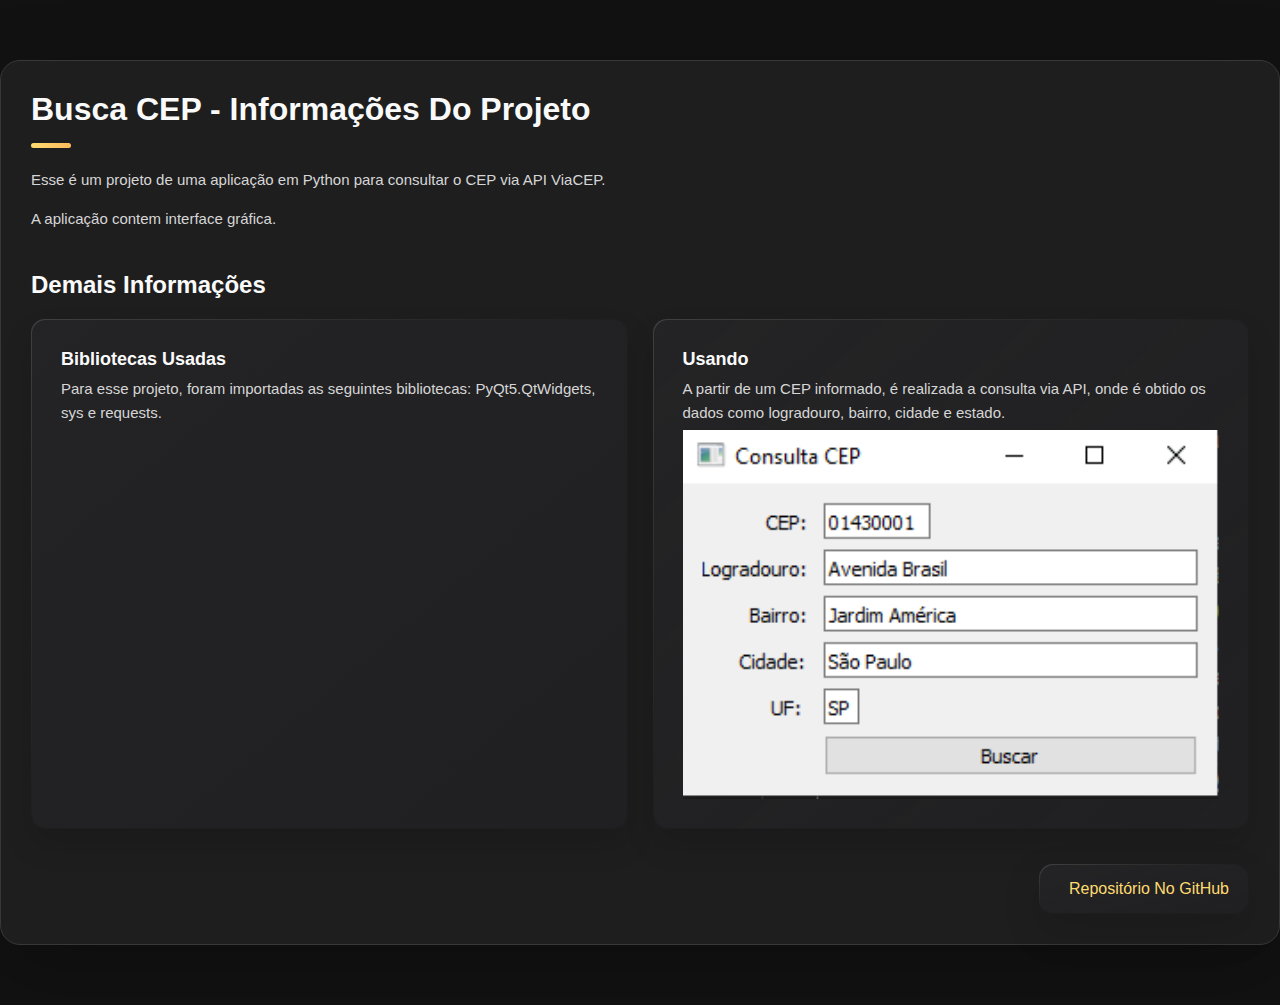
<file: busca-cep.html>
<!DOCTYPE html>
<html lang="pt-br">

<head>
    <meta charset="UTF-8">
    <meta http-equiv="X-UA-Compatible" content="IE=edge">
    <meta name="viewport" content="width=device-width, initial-scale=1.0">
    <title>Busca CEP</title>
    <link rel="stylesheet" href="./assets/css/style.css" />
    <link rel="shortcut icon" href="./assets/images/logo.ico" type="image/x-icon">
</head>

<body>
    <!--
      - #main-content
    -->

    <div class="main-content2">
      <!--
        - #SOBRE
      -->

      <article class="sobre  active" data-page="sobre">

        <header>
          <h2 class="h2 article-title">Busca CEP - Informações do projeto</h2>        
        </header>

        <section class="sobre-text">          
          <p>
            Esse é um projeto de uma aplicação em Python para consultar o CEP via API ViaCEP.
          </p>

          <p>
            A aplicação contem interface gráfica.
          </p>

        </section>


        <!--
          - service
        -->

        <section class="service">

          <h3 class="h3 service-title">Demais informações</h3>

          <ul class="service-list">

            <li class="service-item">
              <div class="service-content-box">
                <h4 class="h4 service-item-title">Bibliotecas usadas</h4>
                <p class="service-item-text">
                    Para esse projeto, foram importadas as seguintes bibliotecas: PyQt5.QtWidgets, sys e requests.
                </p>                
              </div>
            </li>

            <li class="service-item">
              <div class="service-content-box">
                <h4 class="h4 service-item-title">Usando</h4>
                <p class="service-item-text">
                    A partir de um CEP informado, é realizada a consulta via API, onde é obtido os dados como logradouro, bairro, cidade e estado.
                </p>
                <div class="service-icon-box">
                  <img src="./assets/images/busca-cep/exemplo-consulta.png" alt="design icon" width="100%">
              </div>
              </div>
            </li>
           
          </ul>
          
        </section>

        <button class="form-btn" onclick="location.href='https://github.com/Matheuscs787/BuscaCEP'">
          <ion-icon name="book-outline"></ion-icon>
          <span>Repositório no GitHub</span>
        </button>

      </article>

    </div>

  </main>

</body>

</html>
</file>
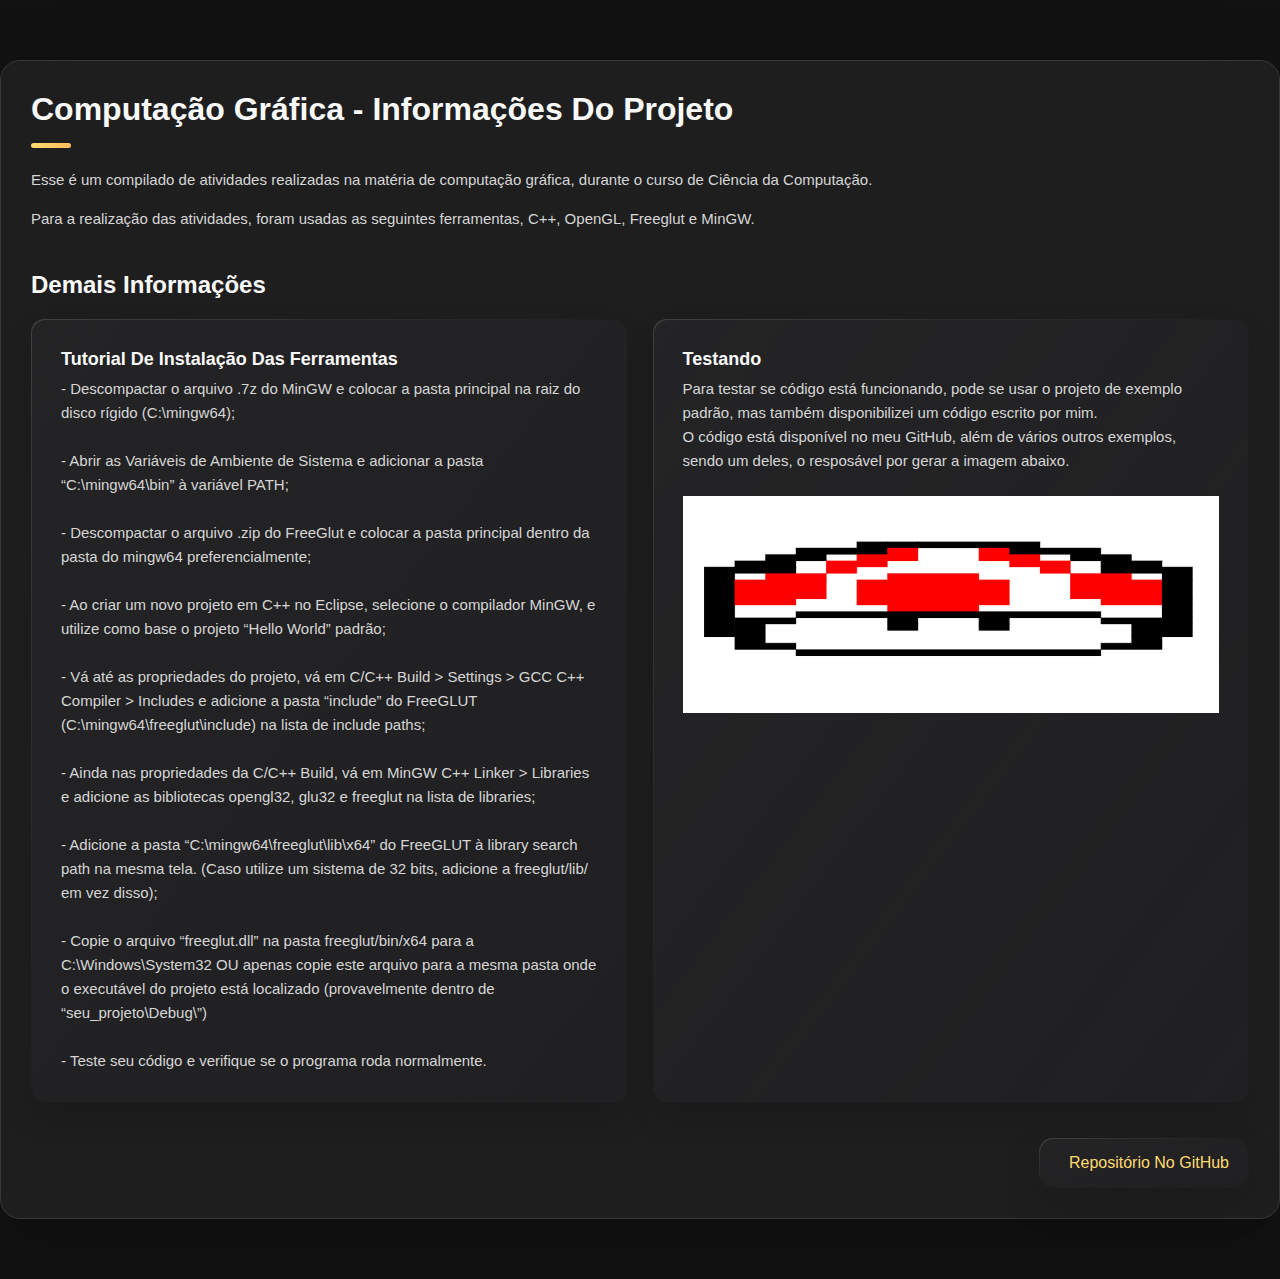
<file: computacao-grafica.html>
<!DOCTYPE html>
<html lang="pt-br">

<head>
    <meta charset="UTF-8">
    <meta http-equiv="X-UA-Compatible" content="IE=edge">
    <meta name="viewport" content="width=device-width, initial-scale=1.0">
    <title>Computação Gráfica</title>
    <link rel="stylesheet" href="./assets/css/style.css" />
    <link rel="shortcut icon" href="./assets/images/logo.ico" type="image/x-icon">
</head>

<body>
    <!--
      - #main-content
    -->

    <div class="main-content2">
      <!--
        - #SOBRE
      -->

      <article class="sobre  active" data-page="sobre">

        <header>
          <h2 class="h2 article-title">Computação Gráfica - Informações do projeto</h2>        
        </header>

        <section class="sobre-text">          
          <p>
            Esse é um compilado de atividades realizadas na matéria de computação gráfica, durante o curso de Ciência da Computação.
          </p>

          <p>
            Para a realização das atividades, foram usadas as seguintes ferramentas, C++, OpenGL, Freeglut e MinGW.
          </p>

        </section>


        <!--
          - service
        -->

        <section class="service">

          <h3 class="h3 service-title">Demais informações</h3>

          <ul class="service-list">

            <li class="service-item">
              <div class="service-content-box">
                <h4 class="h4 service-item-title">Tutorial de instalação das ferramentas</h4>
                <p class="service-item-text">
                    - Descompactar o arquivo .7z do MinGW e colocar a pasta principal na raiz do disco rígido (C:\mingw64);
                    <br><br>- Abrir as Variáveis de Ambiente de Sistema e adicionar a pasta “C:\mingw64\bin” à variável PATH;
                    <br><br>- Descompactar o arquivo .zip do FreeGlut e colocar a pasta principal dentro da pasta do mingw64 preferencialmente;
                    <br><br>- Ao criar um novo projeto em C++ no Eclipse, selecione o compilador MinGW, e utilize como base o projeto “Hello World” padrão;
                    <br><br>- Vá até as propriedades do projeto, vá em C/C++ Build > Settings > GCC C++ Compiler > Includes e adicione a pasta “include” do FreeGLUT (C:\mingw64\freeglut\include) na lista de include paths;
                    <br><br>- Ainda nas propriedades da C/C++ Build, vá em MinGW C++ Linker > Libraries e adicione as bibliotecas opengl32, glu32 e freeglut na lista de libraries;
                    <br><br>- Adicione a pasta “C:\mingw64\freeglut\lib\x64” do FreeGLUT à library search path na mesma tela. (Caso utilize um sistema de 32 bits, adicione a freeglut/lib/ em vez disso);
                    <br><br>- Copie o arquivo “freeglut.dll” na pasta freeglut/bin/x64 para a C:\Windows\System32 OU apenas copie este arquivo para a mesma pasta onde o executável do projeto está localizado (provavelmente dentro de “seu_projeto\Debug\”)
                    <br><br>- Teste seu código e verifique se o programa roda normalmente.
                </p>                
              </div>
            </li>

            <li class="service-item">
              <div class="service-content-box">
                <h4 class="h4 service-item-title">Testando</h4>
                <p class="service-item-text">
                    Para testar se código está funcionando, pode se usar o projeto de exemplo padrão, mas também disponibilizei um código escrito por mim.
                    <br>O código está disponível no meu GitHub, além de vários outros exemplos, sendo um deles, o resposável por gerar a imagem abaixo.                    
                </p>

                <br>

                <div class="service-icon-box">
                  <img src="./assets/images/logos-projetos/computacao-grafica.png" alt="design icon" width="100%">
                </div>
                
              </div>
            </li>
           
          </ul>
          
        </section>

        <button class="form-btn" onclick="location.href='https://github.com/Matheuscs787/computacaoGrafica'">
          <ion-icon name="book-outline"></ion-icon>
          <span>Repositório no GitHub</span>
        </button>

      </article>

    </div>

  </main>

</body>

</html>
</file>
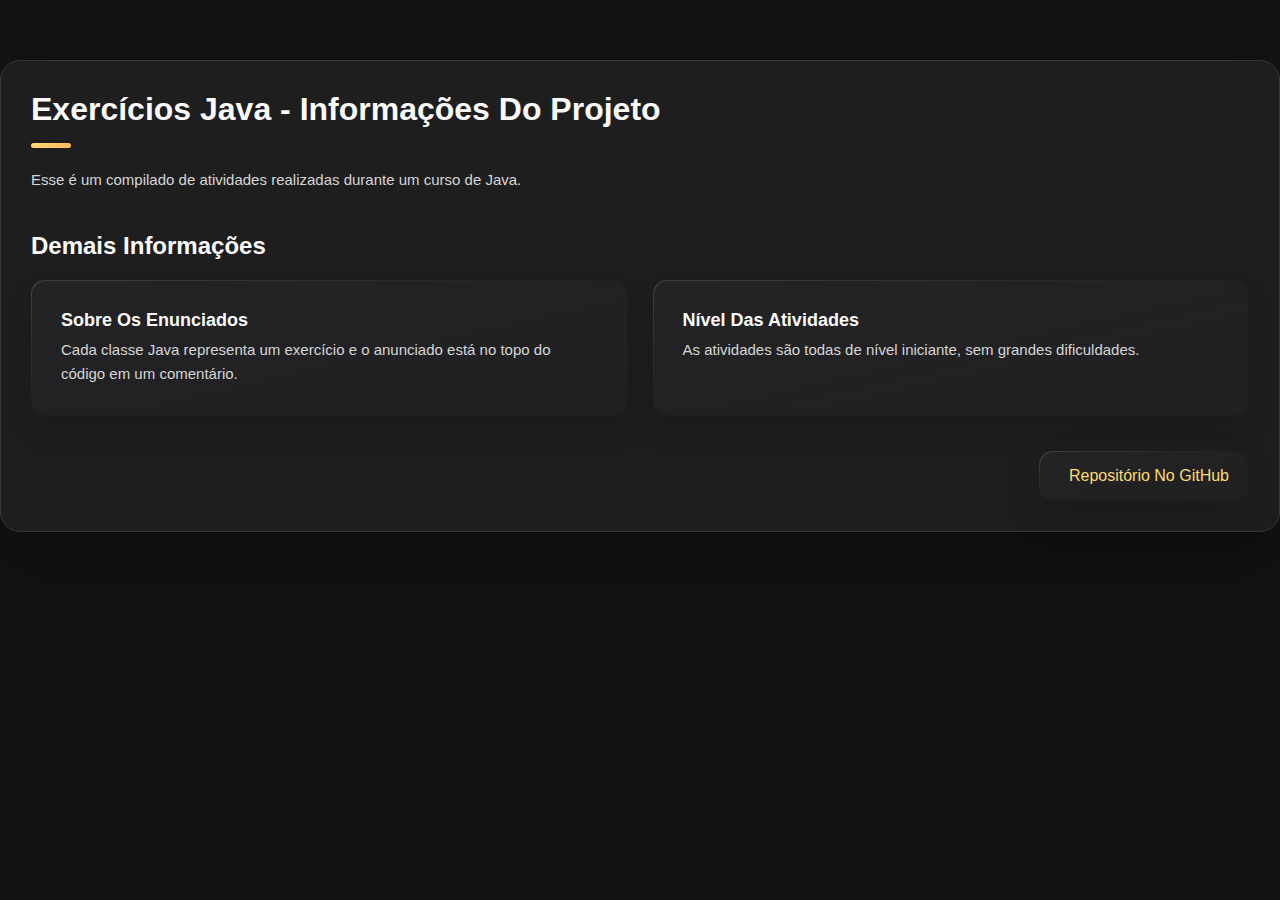
<file: exercicios-java.html>
<!DOCTYPE html>
<html lang="pt-br">

<head>
    <meta charset="UTF-8">
    <meta http-equiv="X-UA-Compatible" content="IE=edge">
    <meta name="viewport" content="width=device-width, initial-scale=1.0">
    <title>Exercícios Java</title>
    <link rel="stylesheet" href="./assets/css/style.css" />
    <link rel="shortcut icon" href="./assets/images/logo.ico" type="image/x-icon">
</head>

<body>
    <!--
      - #main-content
    -->

    <div class="main-content2">
      <!--
        - #SOBRE
      -->

      <article class="sobre  active" data-page="sobre">

        <header>
          <h2 class="h2 article-title">Exercícios Java - Informações do projeto</h2>        
        </header>

        <section class="sobre-text">          
          <p>
            Esse é um compilado de atividades realizadas durante um curso de Java.
          </p>

        </section>


        <!--
          - service
        -->

        <section class="service">

          <h3 class="h3 service-title">Demais informações</h3>

          <ul class="service-list">

            <li class="service-item">
              <div class="service-content-box">
                <h4 class="h4 service-item-title">Sobre os enunciados</h4>
                <p class="service-item-text">
                    Cada classe Java representa um exercício e o anunciado está no topo do código em um comentário.
                </p>                
              </div>
            </li>

            <li class="service-item">
              <div class="service-content-box">
                <h4 class="h4 service-item-title">Nível das atividades</h4>
                <p class="service-item-text">
                    As atividades são todas de nível iniciante, sem grandes dificuldades.
                </p>
                
              </div>
            </li>
           
          </ul>
          
        </section>

        <button class="form-btn" onclick="location.href='https://github.com/Matheuscs787/ExerciciosJava'">
          <ion-icon name="book-outline"></ion-icon>
          <span>Repositório no GitHub</span>
        </button>

      </article>

    </div>

  </main>

</body>

</html>
</file>
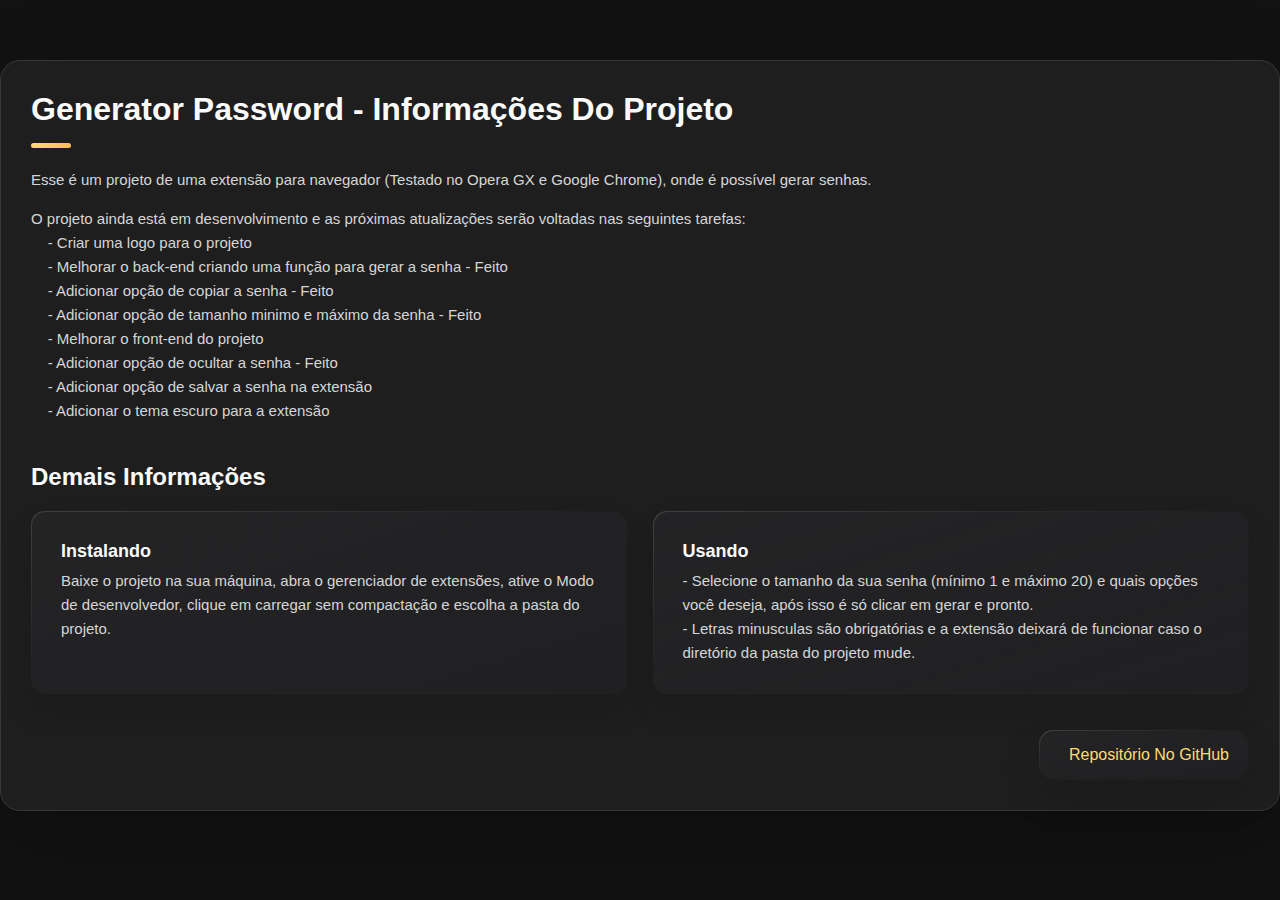
<file: generator-password.html>
<!DOCTYPE html>
<html lang="pt-br">

<head>
    <meta charset="UTF-8">
    <meta http-equiv="X-UA-Compatible" content="IE=edge">
    <meta name="viewport" content="width=device-width, initial-scale=1.0">
    <title>Generator Password</title>
    <link rel="stylesheet" href="./assets/css/style.css" />
    <link rel="shortcut icon" href="./assets/images/logo.ico" type="image/x-icon">
</head>

<body>
    <!--
      - #main-content
    -->

    <div class="main-content2">
      <!--
        - #SOBRE
      -->

      <article class="sobre  active" data-page="sobre">

        <header>
          <h2 class="h2 article-title">Generator Password - Informações do projeto</h2>        
        </header>

        <section class="sobre-text">          
          <p>
            Esse é um projeto de uma extensão para navegador (Testado no Opera GX e Google Chrome), onde é possível gerar senhas.
          </p>

          <p>
            O projeto ainda está em desenvolvimento e as próximas atualizações serão voltadas nas seguintes tarefas:
            <br>&nbsp;&nbsp;&nbsp;&nbsp;- Criar uma logo para o projeto
            <br>&nbsp;&nbsp;&nbsp;&nbsp;- Melhorar o back-end criando uma função para gerar a senha - Feito
            <br>&nbsp;&nbsp;&nbsp;&nbsp;- Adicionar opção de copiar a senha - Feito
            <br>&nbsp;&nbsp;&nbsp;&nbsp;- Adicionar opção de tamanho minimo e máximo da senha - Feito
            <br>&nbsp;&nbsp;&nbsp;&nbsp;- Melhorar o front-end do projeto
            <br>&nbsp;&nbsp;&nbsp;&nbsp;- Adicionar opção de ocultar a senha - Feito
            <br>&nbsp;&nbsp;&nbsp;&nbsp;- Adicionar opção de salvar a senha na extensão
            <br>&nbsp;&nbsp;&nbsp;&nbsp;- Adicionar o tema escuro para a extensão
          </p>

        </section>


        <!--
          - service
        -->

        <section class="service">

          <h3 class="h3 service-title">Demais informações</h3>

          <ul class="service-list">

            <li class="service-item">
              <div class="service-content-box">
                <h4 class="h4 service-item-title">Instalando</h4>
                <p class="service-item-text">
                    Baixe o projeto na sua máquina, abra o gerenciador de extensões, ative o Modo de desenvolvedor, clique em carregar sem compactação e escolha a pasta do projeto.
                </p>                
              </div>
            </li>

            <li class="service-item">
              <div class="service-content-box">
                <h4 class="h4 service-item-title">Usando</h4>
                <p class="service-item-text">
                    - Selecione o tamanho da sua senha (mínimo 1 e máximo 20) e quais opções você deseja, após isso é só clicar em gerar e pronto. 
                    <br>- Letras minusculas são obrigatórias e a extensão deixará de funcionar caso o diretório da pasta do projeto mude.
                </p>
                
              </div>
            </li>
           
          </ul>
          
        </section>

        <button class="form-btn" onclick="location.href='https://github.com/Matheuscs787/GeneratorPassword'">
          <ion-icon name="book-outline"></ion-icon>
          <span>Repositório no GitHub</span>
        </button>

      </article>

    </div>

  </main>

</body>

</html>
</file>
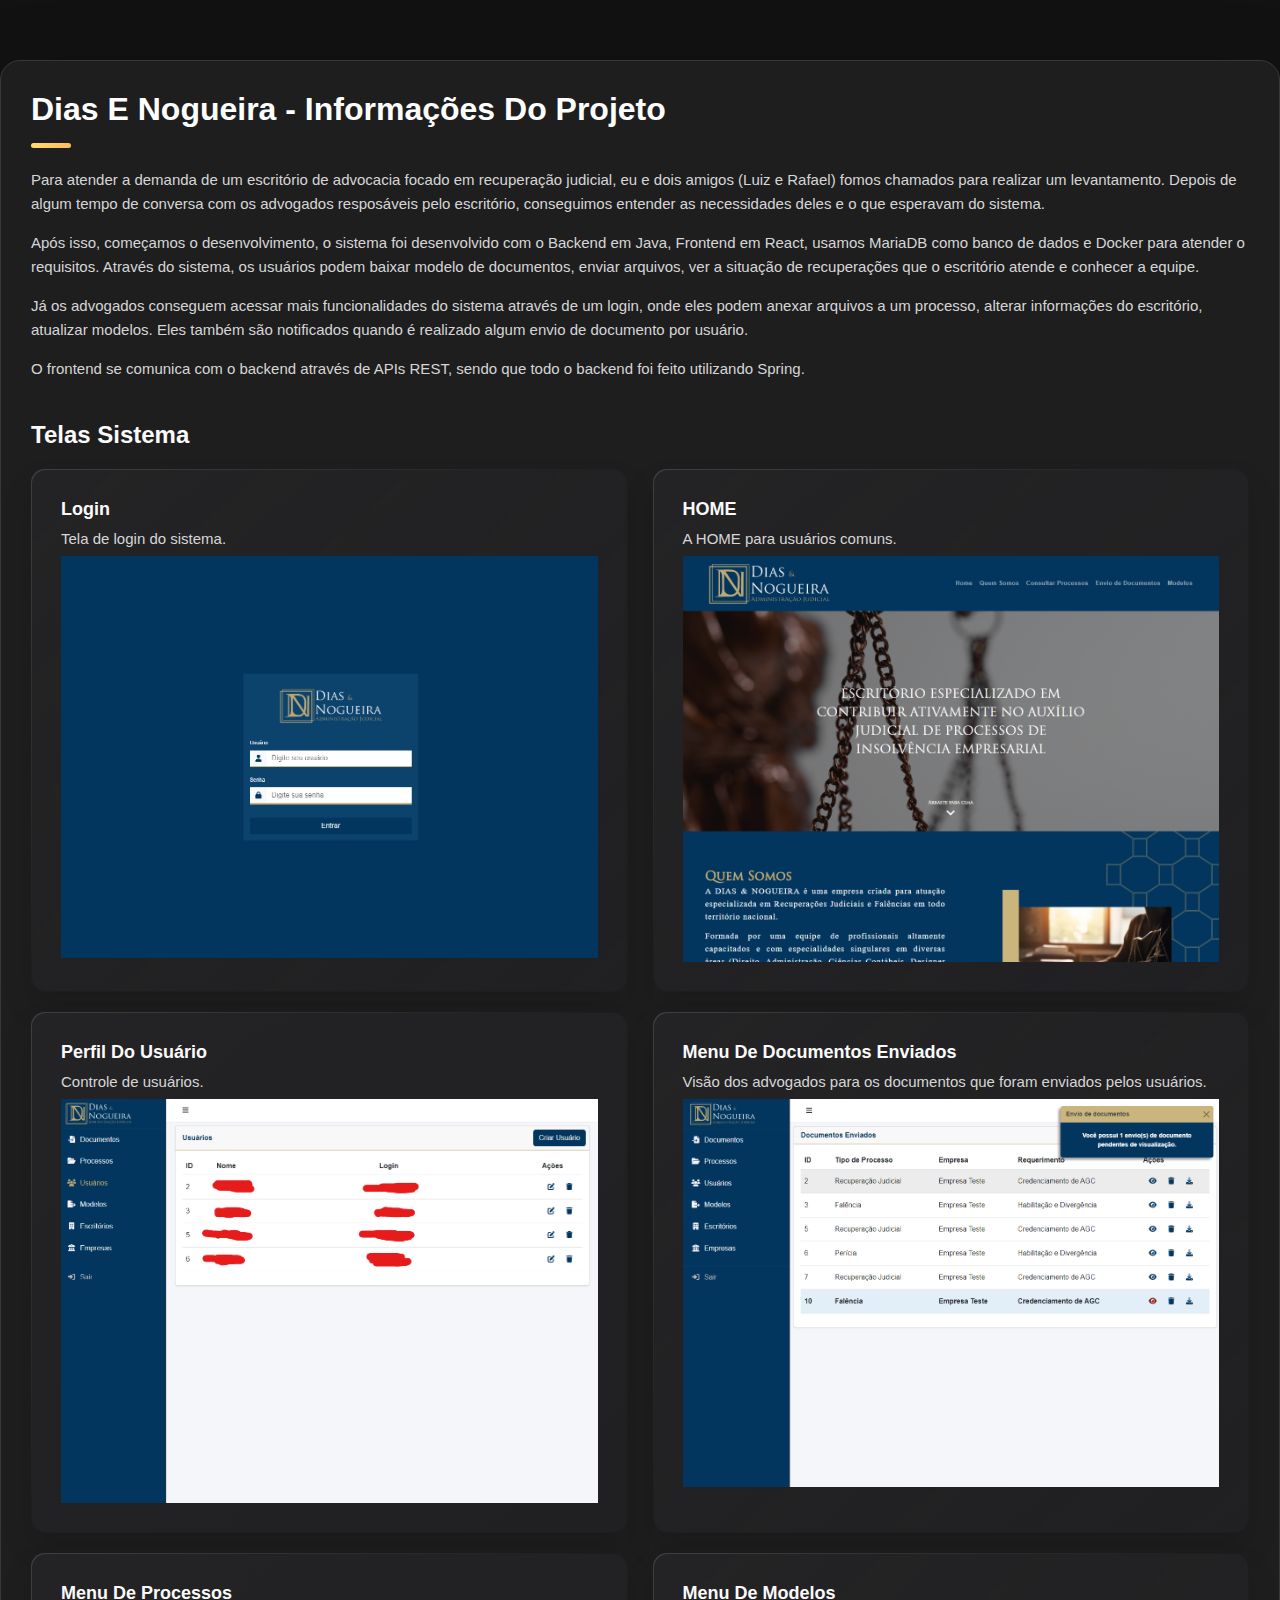
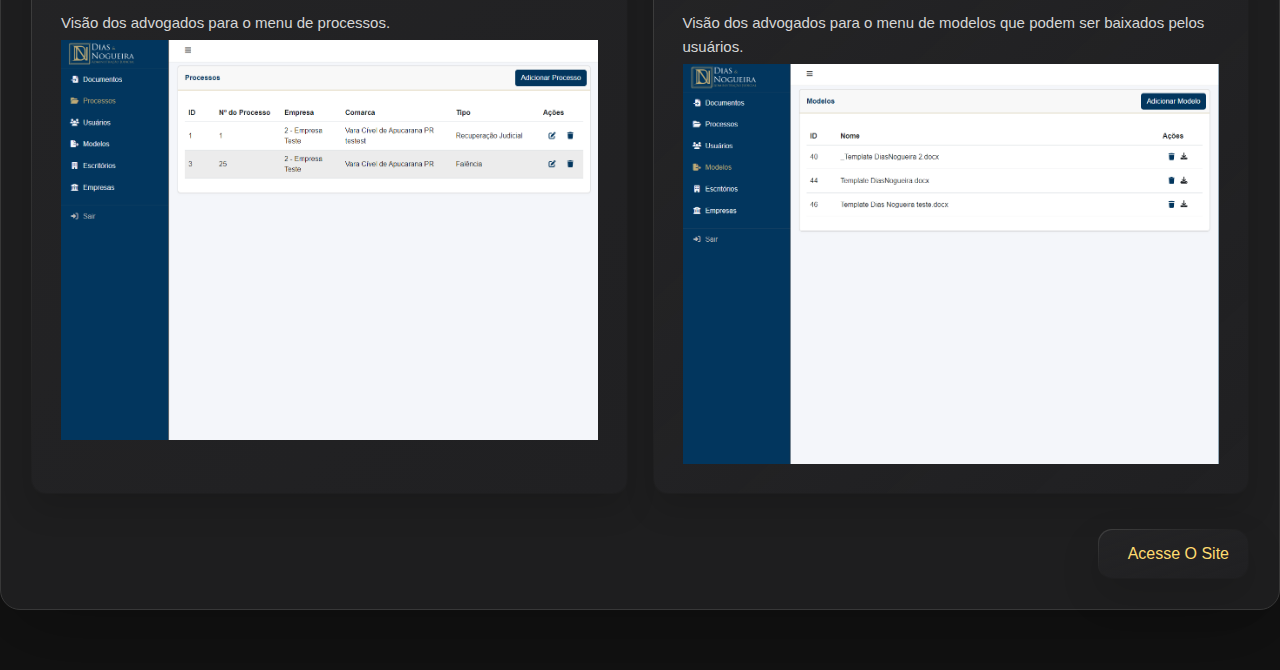
<file: projeto-diasnogueira.html>
<!DOCTYPE html>
<html lang="pt-br">

<head>
    <meta charset="UTF-8">
    <meta http-equiv="X-UA-Compatible" content="IE=edge">
    <meta name="viewport" content="width=device-width, initial-scale=1.0">
    <title>Dias Nogueira</title>
    <link rel="stylesheet" href="./assets/css/style.css" />
    <link rel="shortcut icon" href="./assets/images/logo.ico" type="image/x-icon">
</head>

<body>
    <!--
      - #main-content
    -->

    <div class="main-content2">
      <!--
        - #SOBRE
      -->

      <article class="sobre  active" data-page="sobre">

        <header>
          <h2 class="h2 article-title">
            <a href="http://diasenogueira.com.br" style="color: white;">Dias e Nogueira - Informações do projeto</a>
          </h2>          
        </header>

        <section class="sobre-text">
          <p>
            Para atender a demanda de um escritório de advocacia focado em recuperação judicial, eu e dois amigos (Luiz e Rafael) fomos chamados para realizar um levantamento.
            Depois de algum tempo de conversa com os advogados resposáveis pelo escritório, conseguimos entender as necessidades deles e o que esperavam do sistema.
          </p>

          <p>
            Após isso, começamos o desenvolvimento, o sistema foi desenvolvido com o Backend em Java, Frontend em React, usamos MariaDB como banco de dados e Docker para atender o requisitos.
            Através do sistema, os usuários podem baixar modelo de documentos, enviar arquivos, ver a situação de recuperações que o escritório atende e conhecer a equipe.
          </p>

          <p>
            Já os advogados conseguem acessar mais funcionalidades do sistema através de um login, onde eles podem anexar arquivos a um processo, alterar informações do escritório, atualizar modelos.
            Eles também são notificados quando é realizado algum envio de documento por usuário.
          </p>
          
          <p>
            O frontend se comunica com o backend através de APIs REST, sendo que todo o backend foi feito utilizando Spring.
          </p>

        </section>


        <!--
          - service
        -->

        <section class="service">

          <h3 class="h3 service-title">Telas sistema</h3>

          <ul class="service-list">

            <li class="service-item">
              <div class="service-content-box">
                <h4 class="h4 service-item-title">Login</h4>
                <p class="service-item-text">
                  Tela de login do sistema.
                </p>
                <div class="service-icon-box">
                    <img src="./assets/images/diasnogueira-telas/login.png" alt="design icon" width="100%">
                </div>
              </div>
            </li>

            <li class="service-item">
              <div class="service-content-box">
                <h4 class="h4 service-item-title">HOME</h4>
                <p class="service-item-text">
                  A HOME para usuários comuns.
                </p>
                <div class="service-icon-box">
                    <img src="./assets/images/logos-projetos/diasnogueira.png" alt="Web development icon" width="100%">
                </div>
              </div>
            </li>

            <li class="service-item">
                <div class="service-content-box">
                  <h4 class="h4 service-item-title">Perfil do usuário</h4>
                  <p class="service-item-text">
                    Controle de usuários.
                  </p>
                  <div class="service-icon-box">
                      <img src="./assets/images/diasnogueira-telas/usuarios.png" alt="Web development icon" width="100%">
                  </div>
                </div>
            </li>

            <li class="service-item">
                <div class="service-content-box">
                  <h4 class="h4 service-item-title">Menu de documentos enviados</h4>
                  <p class="service-item-text">
                    Visão dos advogados para os documentos que foram enviados pelos usuários.
                  </p>
                  <div class="service-icon-box">
                      <img src="./assets/images/diasnogueira-telas/enviodocumento.png" alt="Web development icon" width="100%">
                  </div>
                </div>
            </li>

            <li class="service-item">
              <div class="service-content-box">
                <h4 class="h4 service-item-title">Menu de processos</h4>
                <p class="service-item-text">
                  Visão dos advogados para o menu de processos.
                </p>
                <div class="service-icon-box">
                    <img src="./assets/images/diasnogueira-telas/processos.png" alt="Web development icon" width="100%">
                </div>
              </div>
            </li>

            <li class="service-item">
              <div class="service-content-box">
                <h4 class="h4 service-item-title">Menu de modelos</h4>
                <p class="service-item-text">
                  Visão dos advogados para o menu de modelos que podem ser baixados pelos usuários.
                </p>
                <div class="service-icon-box">
                    <img src="./assets/images/diasnogueira-telas/modelos.png" alt="Web development icon" width="100%">
                </div>
              </div>
            </li>
          </ul>
        </section>

        <button class="form-btn" onclick="location.href='http://diasenogueira.com.br'">
          <ion-icon name="book-outline"></ion-icon>
          <span>Acesse o site</span>
        </button>

      </article>

    </div>

  </main>

</body>

</html>
</file>
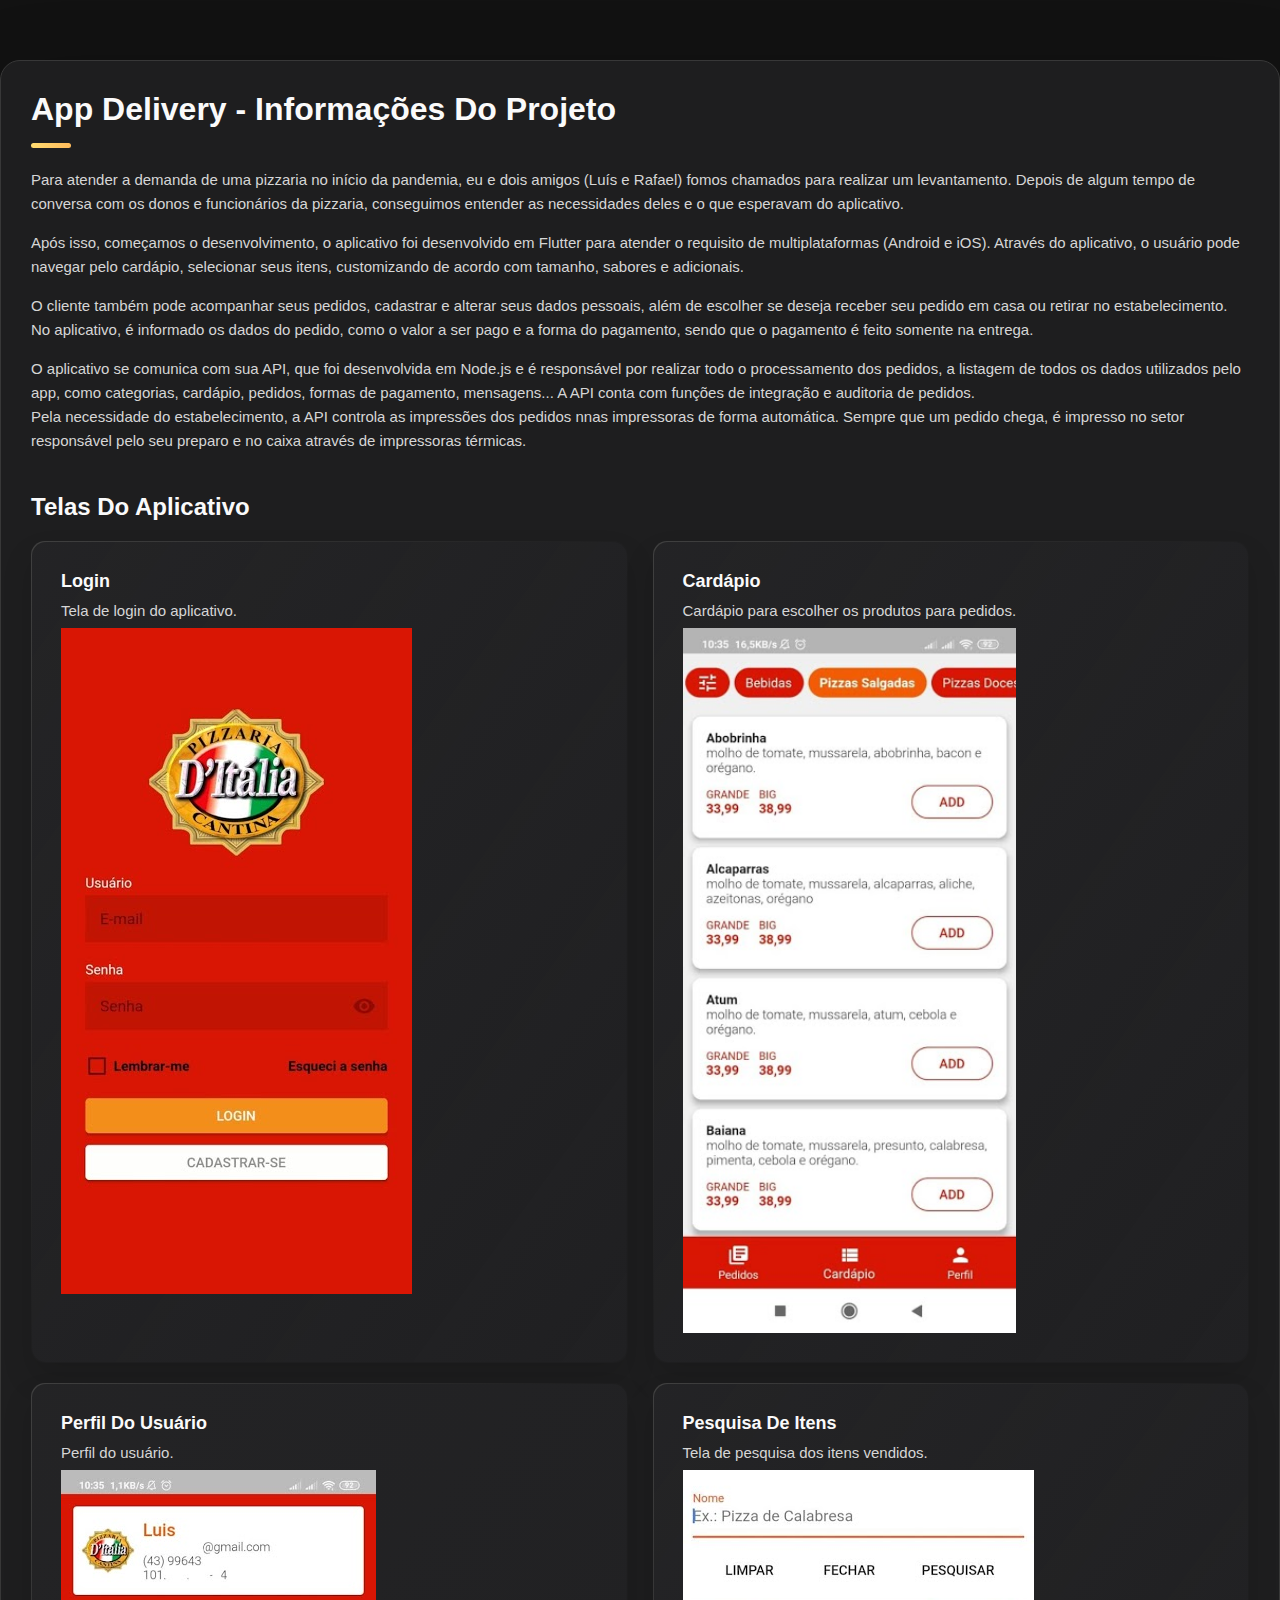
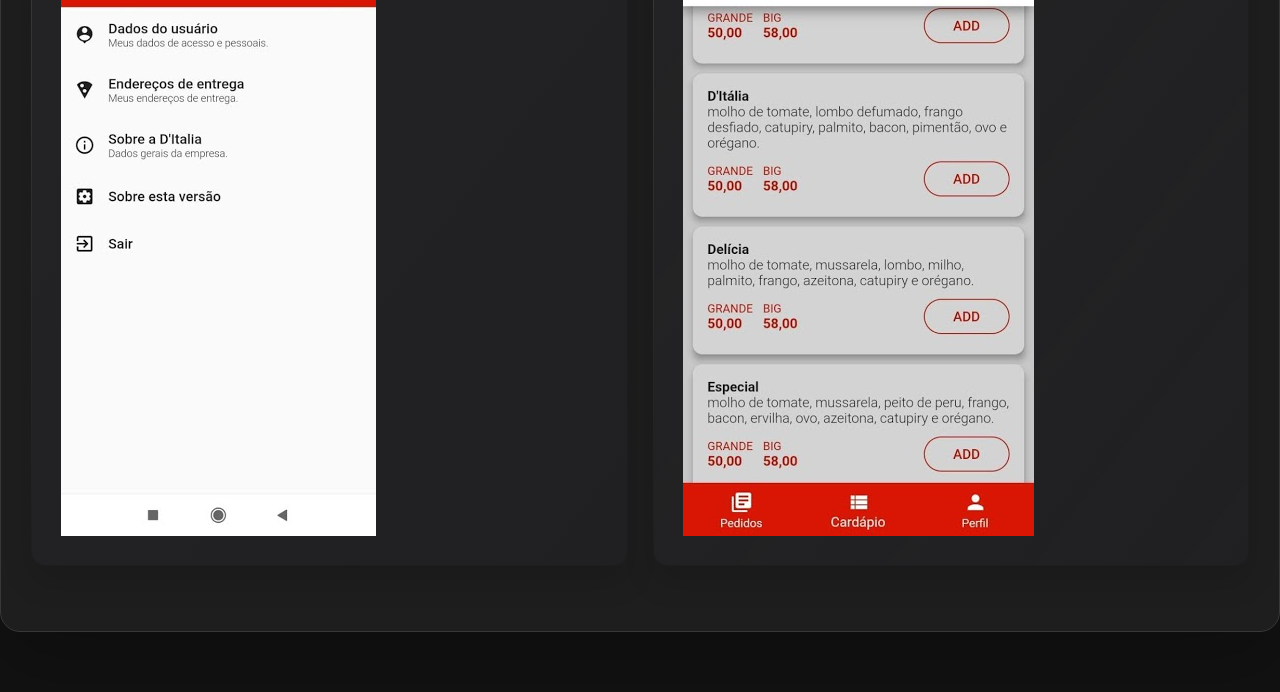
<file: projeto-ditalia.html>
<!DOCTYPE html>
<html lang="pt-br">

<head>
    <meta charset="UTF-8">
    <meta http-equiv="X-UA-Compatible" content="IE=edge">
    <meta name="viewport" content="width=device-width, initial-scale=1.0">
    <title>D'Italia App</title>
    <link rel="stylesheet" href="./assets/css/style.css" />
    <link rel="shortcut icon" href="./assets/images/logo.ico" type="image/x-icon">
</head>

<body>
    <!--
      - #main-content
    -->

    <div class="main-content2">
      <!--
        - #SOBRE
      -->

      <article class="sobre  active" data-page="sobre">

        <header>
          <h2 class="h2 article-title">App Delivery - Informações do projeto</h2>
        </header>

        <section class="sobre-text">
          <p>
            Para atender a demanda de uma pizzaria no início da pandemia, eu e dois amigos (Luís e Rafael) fomos chamados para realizar um levantamento.
            Depois de algum tempo de conversa com os donos e funcionários da pizzaria, conseguimos entender as necessidades deles e o que esperavam do aplicativo.
          </p>

          <p>
            Após isso, começamos o desenvolvimento, o aplicativo foi desenvolvido em Flutter para atender o requisito de multiplataformas (Android e iOS).
            Através do aplicativo, o usuário pode navegar pelo cardápio, selecionar seus itens, customizando de acordo com tamanho, sabores e adicionais.
          </p>

          <p>
            O cliente também pode acompanhar seus pedidos, cadastrar e alterar seus dados pessoais, além de escolher se deseja receber seu pedido em casa ou retirar no estabelecimento.
            No aplicativo, é informado os dados do pedido, como o valor a ser pago e a forma do pagamento, sendo que o pagamento é feito somente na entrega.
          </p>
          
          <p>
            O aplicativo se comunica com sua API, que foi desenvolvida em Node.js e é responsável por realizar todo o processamento dos pedidos, a listagem de todos os dados utilizados pelo app, como categorias, cardápio, pedidos, formas de pagamento, mensagens... 
            A API conta com funções de integração e auditoria de pedidos.
            <br>Pela necessidade do estabelecimento, a API controla as impressões dos pedidos nnas impressoras de forma automática. Sempre que um pedido chega, é impresso no setor responsável pelo seu preparo e no caixa através de impressoras térmicas.
          </p>

        </section>


        <!--
          - service
        -->

        <section class="service">

          <h3 class="h3 service-title">Telas do aplicativo</h3>

          <ul class="service-list">

            <li class="service-item">
              <div class="service-content-box">
                <h4 class="h4 service-item-title">Login</h4>
                <p class="service-item-text">
                  Tela de login do aplicativo.
                </p>
                <div class="service-icon-box">
                    <img src="./assets/images/ditalia-telas/ditalia_app_login.jpg" alt="design icon" width="100%">
                </div>
              </div>
            </li>

            <li class="service-item">
              <div class="service-content-box">
                <h4 class="h4 service-item-title">Cardápio</h4>
                <p class="service-item-text">
                  Cardápio para escolher os produtos para pedidos.
                </p>
                <div class="service-icon-box">
                    <img src="./assets/images/ditalia-telas/ditalia_app_cardapio.jpg" alt="Web development icon" width="100%">
                </div>
              </div>
            </li>

            <li class="service-item">
                <div class="service-content-box">
                  <h4 class="h4 service-item-title">Perfil do usuário</h4>
                  <p class="service-item-text">
                    Perfil do usuário.
                  </p>
                  <div class="service-icon-box">
                      <img src="./assets/images/ditalia-telas/ditalia_app_perfil.jpg" alt="Web development icon" width="100%">
                  </div>
                </div>
            </li>

            <li class="service-item">
                <div class="service-content-box">
                  <h4 class="h4 service-item-title">Pesquisa de itens</h4>
                  <p class="service-item-text">
                    Tela de pesquisa dos itens vendidos.
                  </p>
                  <div class="service-icon-box">
                      <img src="./assets/images/ditalia-telas/ditalia_app_pesquisa.jpg" alt="Web development icon" width="100%">
                  </div>
                </div>
            </li>

          </ul>

        </section>

      </article>

    </div>

  </main>

</body>

</html>
</file>
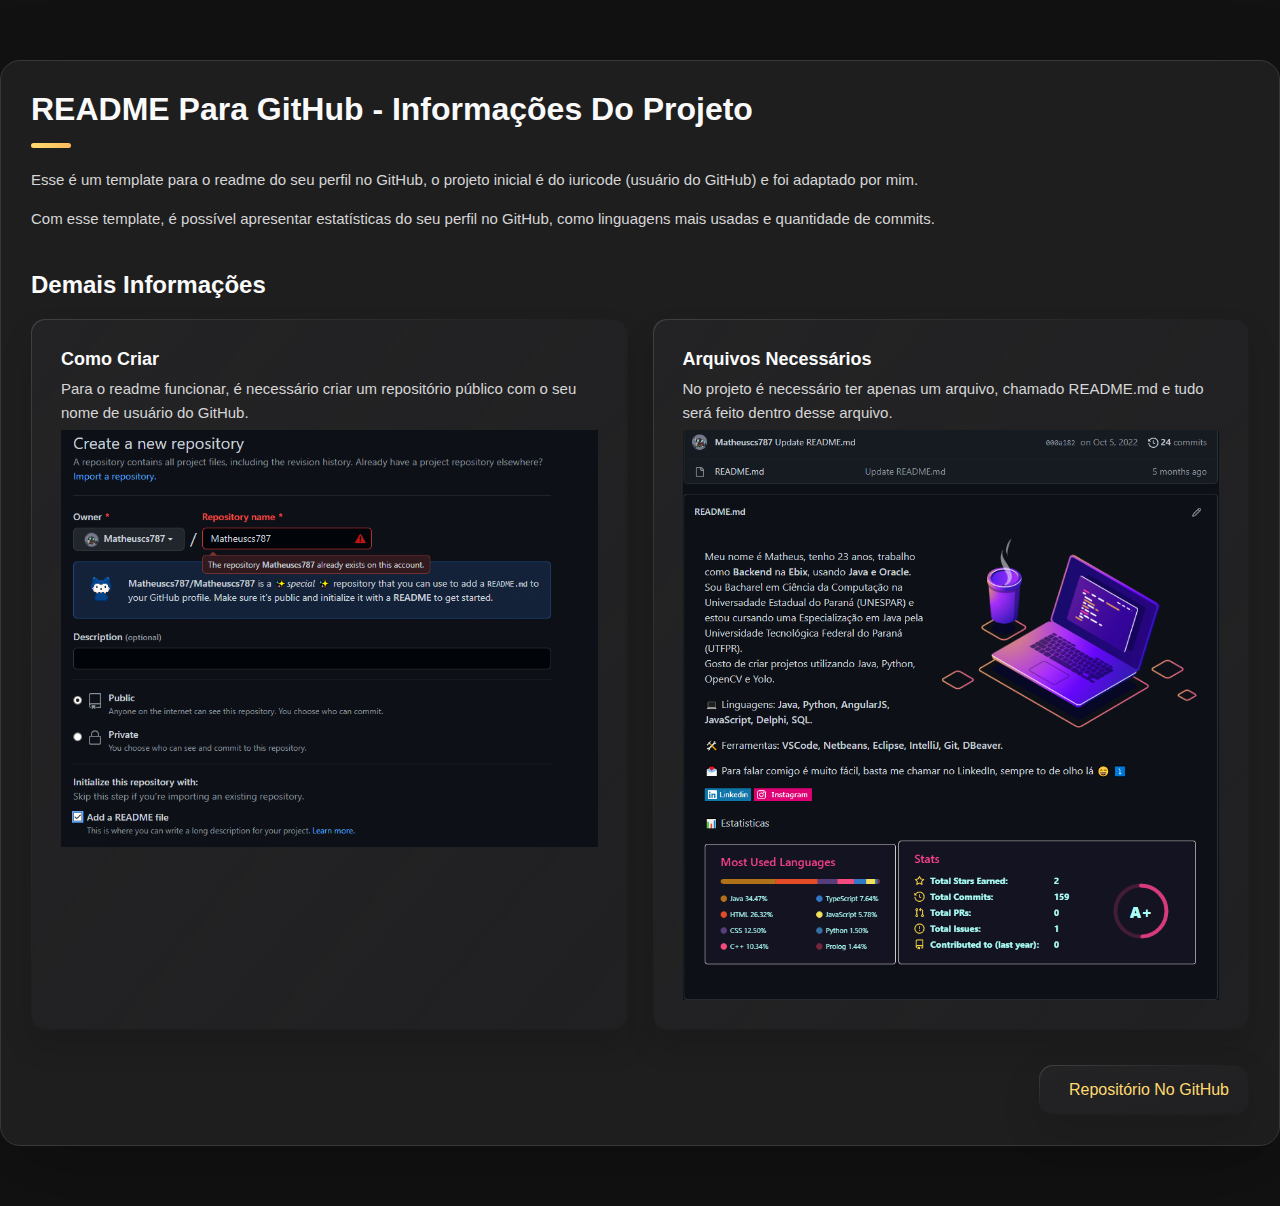
<file: readme-github.html>
<!DOCTYPE html>
<html lang="pt-br">

<head>
    <meta charset="UTF-8">
    <meta http-equiv="X-UA-Compatible" content="IE=edge">
    <meta name="viewport" content="width=device-width, initial-scale=1.0">
    <title>README para GitHub</title>
    <link rel="stylesheet" href="./assets/css/style.css" />
    <link rel="shortcut icon" href="./assets/images/logo.ico" type="image/x-icon">
</head>

<body>
    <!--
      - #main-content
    -->

    <div class="main-content2">
      <!--
        - #SOBRE
      -->

      <article class="sobre  active" data-page="sobre">

        <header>
          <h2 class="h2 article-title">README para GitHub - Informações do projeto</h2>        
        </header>

        <section class="sobre-text">          
          <p>
            Esse é um template para o readme do seu perfil no GitHub, o projeto inicial é do iuricode (usuário do GitHub) e foi adaptado por mim.
          </p>
          <p>
            Com esse template, é possível apresentar estatísticas do seu perfil no GitHub, como linguagens mais usadas e quantidade de commits.
          </p>

        </section>


        <!--
          - service
        -->

        <section class="service">

          <h3 class="h3 service-title">Demais informações</h3>

          <ul class="service-list">

            <li class="service-item">
              <div class="service-content-box">
                <h4 class="h4 service-item-title">Como criar</h4>
                <p class="service-item-text">
                    Para o readme funcionar, é necessário criar um repositório público com o seu nome de usuário do GitHub.                    
                </p>                
                <div class="service-icon-box">
                    <img src="./assets/images/readme-github/criar-repositorio.png" alt="design icon" width="100%">
                </div>
              </div>
            </li>

            <li class="service-item">
              <div class="service-content-box">
                <h4 class="h4 service-item-title">Arquivos necessários</h4>
                <p class="service-item-text">
                    No projeto é necessário ter apenas um arquivo, chamado README.md e tudo será feito dentro desse arquivo.
                </p>
                <div class="service-icon-box">
                    <img src="./assets/images/readme-github/exemplo-readme.png" alt="design icon" width="100%">
                </div>
                
              </div>
            </li>
           
          </ul>
          
        </section>

        <button class="form-btn" onclick="location.href='https://github.com/Matheuscs787/Matheuscs787'">
          <ion-icon name="book-outline"></ion-icon>
          <span>Repositório no GitHub</span>
        </button>

      </article>

    </div>

  </main>

</body>

</html>
</file>
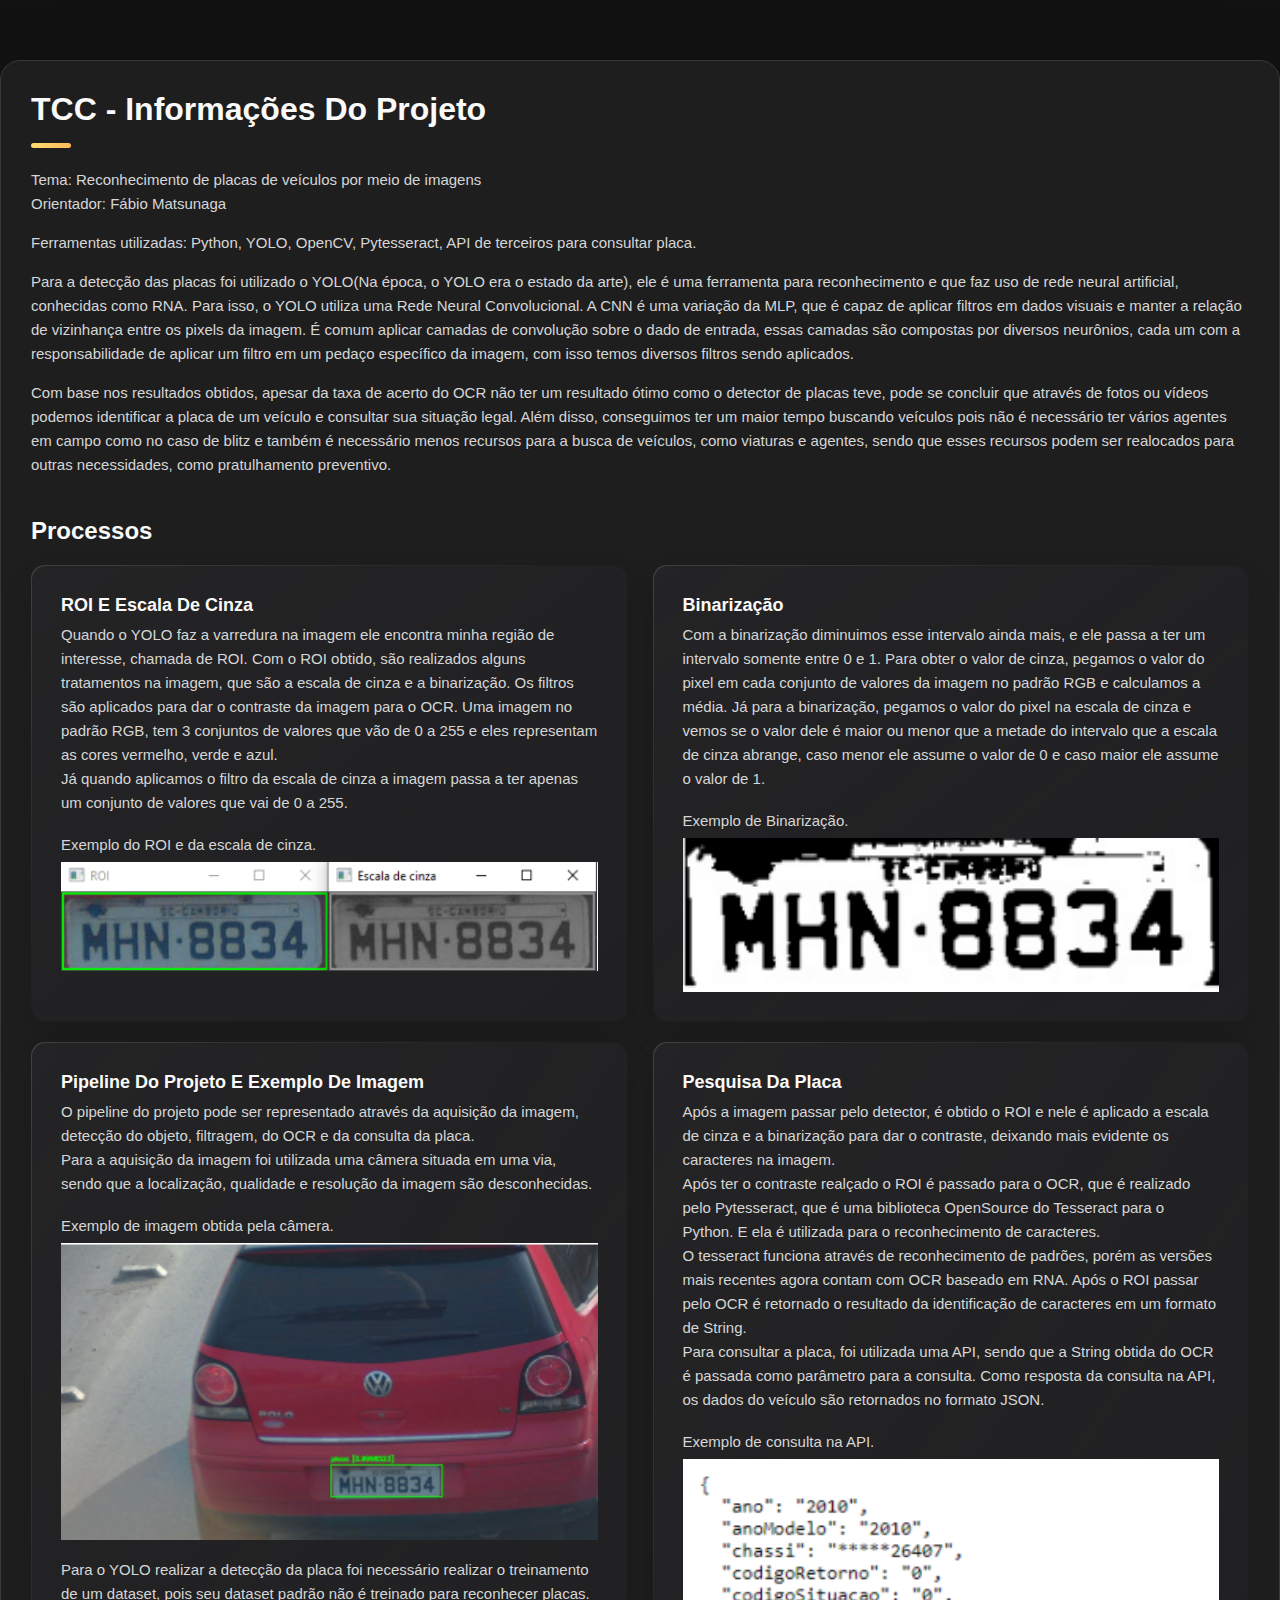
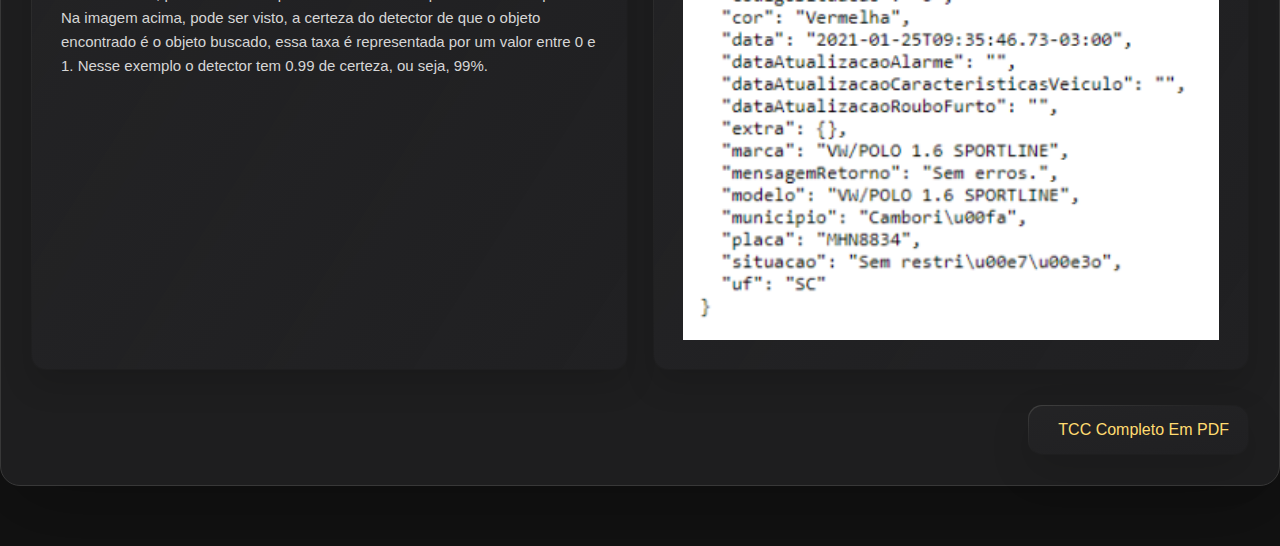
<file: tcc.html>
<!DOCTYPE html>
<html lang="pt-br">

<head>
    <meta charset="UTF-8">
    <meta http-equiv="X-UA-Compatible" content="IE=edge">
    <meta name="viewport" content="width=device-width, initial-scale=1.0">
    <title>TCC</title>
    <link rel="stylesheet" href="./assets/css/style.css" />
    <link rel="shortcut icon" href="./assets/images/logo.ico" type="image/x-icon">
</head>

<body>
    <!--
      - #main-content
    -->

    <div class="main-content2">
      <!--
        - #SOBRE
      -->

      <article class="sobre  active" data-page="sobre">

        <header>
          <h2 class="h2 article-title">TCC - Informações do projeto</h2>
        </header>

        <section class="sobre-text">
          <p>Tema: Reconhecimento de placas de veículos por meio de imagens<br>
             Orientador: Fábio Matsunaga
          </p>

          <p>
            Ferramentas utilizadas: Python, YOLO, OpenCV, Pytesseract, API de terceiros para consultar placa.
          </p>

          <p>
            Para a detecção das placas foi utilizado o YOLO(Na época, o YOLO era o estado da arte), ele é uma ferramenta para reconhecimento e que faz uso de rede neural artificial, conhecidas como RNA.
            Para isso, o YOLO utiliza uma Rede Neural Convolucional. A CNN é uma variação da MLP, que é capaz de aplicar filtros em dados visuais e manter a relação de vizinhança entre os pixels da imagem. É comum aplicar camadas de convolução sobre o dado de entrada, essas camadas são compostas por diversos neurônios, cada um com a responsabilidade de aplicar um filtro em um pedaço específico da imagem, com isso temos diversos filtros sendo aplicados.
          </p>

          <p>
            Com base nos resultados obtidos, apesar da taxa de acerto do OCR não ter um resultado ótimo como o detector de placas teve, pode se concluir que através de fotos ou vídeos podemos identificar a placa de um veículo e consultar sua situação legal. 
            Além disso, conseguimos ter um maior tempo buscando veículos pois não é necessário ter vários agentes em campo como no caso de blitz e também é necessário menos recursos para a busca de veículos, como viaturas e agentes, sendo que esses recursos podem ser realocados para outras necessidades, como pratulhamento preventivo.            
          </p>
          
        </section>


        <!--
          - service
        -->

        <section class="service">

          <h3 class="h3 service-title">Processos</h3>

          <ul class="service-list">

            <li class="service-item">
              <div class="service-content-box">
                <h4 class="h4 service-item-title">ROI e escala de cinza</h4>
                <p class="service-item-text">
                    Quando o YOLO faz a varredura na imagem ele encontra minha região de interesse, chamada de ROI. Com o ROI obtido, são realizados alguns tratamentos na imagem, que são a escala de cinza e a binarização.
                    Os filtros são aplicados para dar o contraste da imagem para o OCR. Uma imagem no padrão RGB, tem 3 conjuntos de valores que vão de 0 a 255 e eles representam as cores vermelho, verde e azul.                     
                </p>
                <p class="service-item-text">
                    Já quando aplicamos o filtro da escala de cinza a imagem passa a ter apenas um conjunto de valores que vai de 0 a 255.
                </p>
                <br>
                <p class="service-item-text">
                    Exemplo do ROI e da escala de cinza.
                </p>                
                <div class="service-icon-box">
                    <img src="./assets/images/tcc/escala-cinza.png" alt="design icon" width="100%">
                </div>
                <br>                
              </div>
            </li>

            <li class="service-item">
              <div class="service-content-box">
                <h4 class="h4 service-item-title">Binarização</h4>
                <p class="service-item-text">
                    Com a binarização diminuimos esse intervalo ainda mais, e ele passa a ter um intervalo somente entre 0 e 1.
                    Para obter o valor de cinza, pegamos o valor do pixel em cada conjunto de valores da imagem no padrão RGB e calculamos a média. Já para a binarização, pegamos o valor do pixel na escala de cinza e vemos se o valor dele é maior ou menor que a metade do intervalo que a escala de cinza abrange, caso menor ele assume o valor de 0 e caso maior ele assume o valor de 1.
                </p>
                <br>
                <p class="service-item-text">
                    Exemplo de Binarização.
                </p>
                <div class="service-icon-box">
                    <img src="./assets/images/tcc/binarizacao.png" alt="Web development icon" width="100%">
                </div>
              </div>
            </li>

            <li class="service-item">
                <div class="service-content-box">
                  <h4 class="h4 service-item-title">Pipeline do projeto e exemplo de imagem</h4>                  
                  <p class="service-item-text">
                    O pipeline do projeto pode ser representado através da aquisição da imagem, detecção do objeto, filtragem, do OCR e da consulta da placa.
                  </p>
                  <p class="service-item-text">
                    Para a aquisição da imagem foi utilizada uma câmera situada em uma via, sendo que a localização, qualidade e resolução da imagem são desconhecidas.
                  </p>
                  <br>
                  <p class="service-item-text">
                    Exemplo de imagem obtida pela câmera.
                  </p>
                  <div class="service-icon-box">
                      <img src="./assets/images/tcc/deteccao.png" alt="Web development icon" width="100%">
                  </div>
                  <br>
                  <p class="service-item-text">
                    Para o YOLO realizar a detecção da placa foi necessário realizar o treinamento de um dataset, pois seu dataset padrão não é treinado para reconhecer placas. 
                  </p>
                  <p class="service-item-text">
                    Na imagem acima, pode ser visto, a certeza do detector de que o objeto encontrado é o objeto buscado, essa taxa é representada por um valor entre 0 e 1. Nesse exemplo o detector tem 0.99 de certeza, ou seja, 99%.
                  </p>
                </div>
            </li>

            <li class="service-item">
                <div class="service-content-box">
                  <h4 class="h4 service-item-title">Pesquisa da placa</h4>
                  <p class="service-item-text">
                    Após a imagem passar pelo detector, é obtido o ROI e nele é aplicado a escala de cinza e a binarização para dar o contraste, deixando mais evidente os caracteres na imagem.
                  </p>
                  <p class="service-item-text">
                    Após ter o contraste realçado o ROI é passado para o OCR, que é realizado pelo Pytesseract, que é uma biblioteca OpenSource do Tesseract para o Python. E ela é utilizada para o reconhecimento de caracteres.
                  </p>
                  <p class="service-item-text">
                    O tesseract funciona através de reconhecimento de padrões, porém as versões mais recentes agora contam com OCR baseado em RNA. Após o ROI passar pelo OCR é retornado o resultado da identificação de caracteres em um formato de String.
                  </p>
                  <p class="service-item-text">
                    Para consultar a placa, foi utilizada uma API, sendo que a String obtida do OCR é passada como parâmetro para a consulta. Como resposta da consulta na API, os dados do veículo são retornados no formato JSON.
                  </p>
                  <br>
                  <p class="service-item-text">
                    Exemplo de consulta na API.
                  </p>
                  <div class="service-icon-box">
                      <img src="./assets/images/tcc/json-consulta.png" alt="Web development icon" width="100%">
                  </div>
                </div>
            </li>

          </ul>

        </section>

        <button class="form-btn" type="button" onclick="location.href='./assets/pdf/TCC.pdf'">
            <ion-icon name="book-outline"></ion-icon>
            <span>TCC completo em PDF</span>
          </button>

      </article>

    </div>

  </main>

</body>

</html>
</file>
<file: assets/css/style.css>
/*-----------------------------------*\
  #style.css
\*-----------------------------------*/


/**
 * copyright 2022 @codewithsadee
 */





/*-----------------------------------*\
  #CUSTOM PROPERTY
\*-----------------------------------*/

:root {

  /**
   * colors
   */

  /* gradient */

  --bg-gradient-onyx: linear-gradient(
    to bottom right, 
    hsl(240, 1%, 25%) 3%, 
    hsl(0, 0%, 19%) 97%
  );
  --bg-gradient-jet: linear-gradient(
    to bottom right, 
    hsla(240, 1%, 18%, 0.251) 0%, 
    hsla(240, 2%, 11%, 0) 100%
  ), hsl(240, 2%, 13%);
  --bg-gradient-yellow-1: linear-gradient(
    to bottom right, 
    hsl(45, 100%, 71%) 0%, 
    hsla(36, 100%, 69%, 0) 50%
  );
  --bg-gradient-yellow-2: linear-gradient(
    135deg, 
    hsla(45, 100%, 71%, 0.251) 0%, 
    hsla(35, 100%, 68%, 0) 59.86%
  ), hsl(240, 2%, 13%);
  --border-gradient-onyx: linear-gradient(
    to bottom right, 
    hsl(0, 0%, 25%) 0%, 
    hsla(0, 0%, 25%, 0) 50%
  );
  --text-gradient-yellow: linear-gradient(
    to right, 
    hsl(45, 100%, 72%), 
    hsl(35, 100%, 68%)
  );

  /* solid */

  --jet: hsl(0, 0%, 22%);
  --onyx: hsl(240, 1%, 17%);
  --eerie-black-1: hsl(240, 2%, 13%);
  --eerie-black-2: hsl(240, 2%, 12%);
  --smoky-black: hsl(0, 0%, 7%);
  --white-1: hsl(0, 0%, 100%);
  --white-2: hsl(0, 0%, 98%);
  --orange-yellow-crayola: hsl(45, 100%, 72%);
  --vegas-gold: hsl(45, 54%, 58%);
  --light-gray: hsl(0, 0%, 84%);
  --light-gray-70: hsla(0, 0%, 84%, 0.7);
  --bittersweet-shimmer: hsl(0, 43%, 51%);

  /**
   * typography
   */

  /* font-family */
  --ff-poppins: 'Poppins', sans-serif;

  /* font-size */
  --fs-1: 24px;
  --fs-2: 18px;
  --fs-3: 17px;
  --fs-4: 16px;
  --fs-5: 15px;
  --fs-6: 14px;
  --fs-7: 13px;
  --fs-8: 11px;

  /* font-weight */
  --fw-300: 300;
  --fw-400: 400;
  --fw-500: 500;
  --fw-600: 600;

  /**
   * shadow
   */
  
  --shadow-1: -4px 8px 24px hsla(0, 0%, 0%, 0.25);
  --shadow-2: 0 16px 30px hsla(0, 0%, 0%, 0.25);
  --shadow-3: 0 16px 40px hsla(0, 0%, 0%, 0.25);
  --shadow-4: 0 25px 50px hsla(0, 0%, 0%, 0.15);
  --shadow-5: 0 24px 80px hsla(0, 0%, 0%, 0.25);

  /**
   * transition
   */

  --transition-1: 0.25s ease;
  --transition-2: 0.5s ease-in-out;

}





/*-----------------------------------*\
  #RESET
\*-----------------------------------*/

*, *::before, *::after {
  margin: 0;
  padding: 0;
  box-sizing: border-box;
}

a { text-decoration: none; }

li { list-style: none; }

img, ion-icon, a, button, time, span { display: block; }

button {
  font: inherit;
  background: none;
  border: none;
  text-align: left;
  cursor: pointer;
}

input, textarea {
  display: block;
  width: 100%;
  background: none;
  font: inherit;
}

::selection {
  background: var(--orange-yellow-crayola);
  color: var(--smoky-black);
}

:focus { outline-color: var(--orange-yellow-crayola); }

html { font-family: var(--ff-poppins); }

body { background: var(--smoky-black); }





/*-----------------------------------*\
  #REUSED STYLE
\*-----------------------------------*/

.sidebar,
article {
  background: var(--eerie-black-2);
  border: 1px solid var(--jet);
  border-radius: 20px;
  padding: 15px;
  box-shadow: var(--shadow-1);
  z-index: 1;
}

.separator {
  width: 100%;
  height: 1px;
  background: var(--jet);
  margin: 16px 0;
}

.icon-box {
  position: relative;
  background: var(--border-gradient-onyx);
  width: 30px;
  height: 30px;
  border-radius: 8px;
  display: flex;
  justify-content: center;
  align-items: center;
  font-size: 16px;
  color: var(--orange-yellow-crayola);
  box-shadow: var(--shadow-1);
  z-index: 1;
}

.icon-box::before {
  content: "";
  position: absolute;
  inset: 1px;
  background: var(--eerie-black-1);
  border-radius: inherit;
  z-index: -1;
}

.icon-box ion-icon { --ionicon-stroke-width: 35px; }

article { display: none; }

article.active {
  display: block;
  animation: fade 0.5s ease backwards;
}

@keyframes fade {
  0% { opacity: 0; }
  100% { opacity: 1; }
}

.h2,
.h3,
.h4,
.h5 {
  color: var(--white-2);
  text-transform: capitalize;
}

.h2 { font-size: var(--fs-1); }

.h3 { font-size: var(--fs-2); }

.h4 { font-size: var(--fs-4); }

.h5 {
  font-size: var(--fs-7);
  font-weight: var(--fw-500);
}

.article-title {
  position: relative;
  padding-bottom: 7px;
}

.article-title::after {
  content: "";
  position: absolute;
  bottom: 0;
  left: 0;
  width: 30px;
  height: 3px;
  background: var(--text-gradient-yellow);
  border-radius: 3px;
}

.has-scrollbar::-webkit-scrollbar {
  width: 5px; /* for vertical scrollbar */
  height: 5px; /* for horizontal scrollbar */
}

.has-scrollbar::-webkit-scrollbar-track {
  background: var(--onyx);
  border-radius: 5px;
}

.has-scrollbar::-webkit-scrollbar-thumb {
  background: var(--orange-yellow-crayola);
  border-radius: 5px;
}

.has-scrollbar::-webkit-scrollbar-button { width: 20px; }

.content-card {
  position: relative;
  background: var(--border-gradient-onyx);
  padding: 15px;
  padding-top: 45px;
  border-radius: 14px;
  box-shadow: var(--shadow-2);
  cursor: pointer;
  z-index: 1;
}

.content-card::before {
  content: "";
  position: absolute;
  inset: 1px;
  background: var(--bg-gradient-jet);
  border-radius: inherit;
  z-index: -1;
}





/*-----------------------------------*\
  #MAIN
\*-----------------------------------*/

main {
  margin: 15px 12px;
  margin-bottom: 75px;
  min-width: 259px;
}





/*-----------------------------------*\
  #SIDEBAR
\*-----------------------------------*/

.sidebar {
  margin-bottom: 15px;
  max-height: 112px;
  overflow: hidden;
  transition: var(--transition-2);
}

.sidebar.active { max-height: 405px; }

.sidebar-info {
  position: relative;
  display: flex;
  justify-content: flex-start;
  align-items: center;
  gap: 15px;
}

.avatar-box {
  background: var(--bg-gradient-onyx);
  border-radius: 20px;
}

.imgPerfil{
  border-radius:10%;
}

.info-content .name {
  color: var(--white-2);
  font-size: var(--fs-3);
  font-weight: var(--fw-500);
  letter-spacing: -0.25px;
  margin-bottom: 10px;
}

.info-content .title {
  color: var(--white-1);
  background: var(--onyx);
  font-size: var(--fs-8);
  font-weight: var(--fw-300);
  width: max-content;
  padding: 3px 12px;
  border-radius: 8px;
}

.info_more-btn {
  position: absolute;
  top: -15px;
  right: -15px;
  border-radius: 0 15px;
  font-size: 13px;
  color: var(--orange-yellow-crayola);
  background: var(--border-gradient-onyx);
  padding: 10px;
  box-shadow: var(--shadow-2);
  transition: var(--transition-1);
  z-index: 1;
}

.info_more-btn::before {
  content: "";
  position: absolute;
  inset: 1px;
  border-radius: inherit;
  background: var(--bg-gradient-jet);
  transition: var(--transition-1);
  z-index: -1;
}

.info_more-btn:hover,
.info_more-btn:focus { background: var(--bg-gradient-yellow-1); }

.info_more-btn:hover::before,
.info_more-btn:focus::before { background: var(--bg-gradient-yellow-2); }

.info_more-btn span { display: none; }

.sidebar-info_more {
  opacity: 0;
  visibility: hidden;
  transition: var(--transition-2);
}

.sidebar.active .sidebar-info_more {
  opacity: 1;
  visibility: visible;
}

.contacts-list {
  display: grid;
  grid-template-columns: 1fr;
  gap: 16px;
}

.contact-item {
  min-width: 100%;
  display: flex;
  align-items: center;
  gap: 16px;
}

.contact-info {
  max-width: calc(100% - 46px);
  width: calc(100% - 46px);
}

.contact-title {
  color: var(--light-gray-70);
  font-size: var(--fs-8);
  text-transform: uppercase;
  margin-bottom: 2px;
}

.contact-info :is(.contact-link, time, address) {
  color: var(--white-2);
  font-size: var(--fs-7);
}

.contact-info address { font-style: normal; }

.social-list {
  display: flex;
  justify-content: flex-start;
  align-items: center;
  gap: 15px;
  padding-bottom: 4px;
  padding-left: 7px;
}

.social-item .social-link {
  color: var(--light-gray-70);
  font-size: 18px;
}


.social-item .social-link:hover { color: var(--light-gray); }





/*-----------------------------------*\
  #NAVBAR
\*-----------------------------------*/

.navbar {
  position: fixed;
  bottom: 0;
  left: 0;
  width: 100%;
  background: hsla(240, 1%, 17%, 0.75);
  backdrop-filter: blur(10px);
  border: 1px solid var(--jet);
  border-radius: 12px 12px 0 0;
  box-shadow: var(--shadow-2);
  z-index: 5;
}

.navbar-list {
  display: flex;
  flex-wrap: wrap;
  justify-content: center;
  align-items: center;
  padding: 0 10px;
}

.navbar-link {
  color: var(--light-gray);
  font-size: var(--fs-8);
  padding: 20px 7px;
  transition: color var(--transition-1);
}

.navbar-link:hover,
.navbar-link:focus { color: var(--light-gray-70); }

.navbar-link.active { color: var(--orange-yellow-crayola); }





/*-----------------------------------*\
  #SOBRE
\*-----------------------------------*/

.sobre .article-title { margin-bottom: 15px; }

.sobre-text {
  color: var(--light-gray);
  font-size: var(--fs-6);
  font-weight: var(--fw-300);
  line-height: 1.6;
}

.sobre-text p { margin-bottom: 15px; }

/**
 * #service 
 */

.service { margin-bottom: 35px; }

.service-title { margin-bottom: 20px; }

.service-list {
  display: grid;
  grid-template-columns: 1fr;
  gap: 20px;
}

.service-item {
  position: relative;
  background: var(--border-gradient-onyx);
  padding: 20px;
  border-radius: 14px;
  box-shadow: var(--shadow-2);
  z-index: 1;
}

.service-item::before {
  content: "";
  position: absolute;
  inset: 1px;
  background: var(--bg-gradient-jet);
  border-radius: inherit;
  z-index: -1;
}

.service-icon-box { margin-bottom: 10px; }

.service-icon-box img { margin: auto; }

.service-content-box { text-align: center; }

.service-item-title { margin-bottom: 7px; }

.service-item-text {
  color: var(--light-gray);
  font-size: var(--fs-6);
  font-weight: var(--fw-3);
  line-height: 1.6;
}

/**
 * #clients 
 */

.clients { margin-bottom: 15px; }

.clients-list {
  display: flex;
  justify-content: flex-start;
  align-items: flex-start;
  gap: 15px;
  margin: 0 -15px;
  padding: 25px;
  padding-bottom: 25px;
  overflow-x: auto;
  scroll-behavior: smooth;
  overscroll-behavior-inline: contain;
  scroll-snap-type: inline mandatory;
  scroll-padding-inline: 25px;
}

.clients-item {
  min-width: 50%;
  scroll-snap-align: start;
}

.clients-item img {
  width: 100%;
  filter: grayscale(1);
  transition: var(--transition-1);
}

.clients-item img:hover { filter: grayscale(0); }





/*-----------------------------------*\
  #Currículo
\*-----------------------------------*/

.article-title { margin-bottom: 30px; }


/**
 * education and experience 
 */

.timeline { margin-bottom: 30px; }

.timeline .title-wrapper {
  display: flex;
  align-items: center;
  gap: 15px;
  margin-bottom: 25px;
}

.timeline-list {
  font-size: var(--fs-6);
  margin-left: 45px;
}

.timeline-item { position: relative; }

.timeline-item:not(:last-child) { margin-bottom: 20px; }

.timeline-item-title {
  font-size: var(--fs-6);
  line-height: 1.3;
  margin-bottom: 7px;
}

.timeline-list span {
  color: var(--vegas-gold);
  font-weight: var(--fw-400);
  line-height: 1.6;
}

.timeline-item:not(:last-child)::before {
  content: "";
  position: absolute;
  top: -25px;
  left: -30px;
  width: 1px;
  height: calc(100% + 50px);
  background: var(--jet);
}

.timeline-item::after {
  content: "";
  position: absolute;
  top: 5px;
  left: -33px;
  height: 6px;
  width: 6px;
  background: var(--text-gradient-yellow);
  border-radius: 50%;
  box-shadow: 0 0 0 4px var(--jet);
}

.timeline-text {
  color: var(--light-gray);
  font-weight: var(--fw-300);
  line-height: 1.6;
}


/**
 * skills 
 */

.skills-title { margin-bottom: 20px; }

.skills-list { padding: 20px; }


.skills-item:not(:last-child) { margin-bottom: 15px; }

.skill .title-wrapper {
  display: flex;
  align-items: center;
  gap: 5px;
  margin-bottom: 8px;
}

.skill .title-wrapper data {
  color: var(--light-gray);
  font-size: var(--fs-7);
  font-weight: var(--fw-300);
}

.skill-progress-bg {
  background: var(--jet);
  width: 100%;
  height: 8px;
  border-radius: 10px;
}

.skill-progress-fill {
  background: var(--text-gradient-yellow);
  height: 100%;
  border-radius: inherit;
}





/*-----------------------------------*\
  #PORTFOLIO
\*-----------------------------------*/

.filter-list { display: none; }

.filter-select-box {
  position: relative;
  margin-bottom: 25px;
}

.filter-select {
  background: var(--eerie-black-2);
  color: var(--light-gray);
  display: flex;
  justify-content: space-between;
  align-items: center;
  width: 100%;
  padding: 12px 16px;
  border: 1px solid var(--jet);
  border-radius: 14px;
  font-size: var(--fs-6);
  font-weight: var(--fw-300);
}

.filter-select.active .select-icon { transform: rotate(0.5turn); }

.select-list {
  background: var(--eerie-black-2);
  position: absolute;
  top: calc(100% + 6px);
  width: 100%;
  padding: 6px;
  border: 1px solid var(--jet);
  border-radius: 14px;
  z-index: 2;
  opacity: 0;
  visibility: hidden;
  pointer-events: none;
  transition: 0.15s ease-in-out;
}

.filter-select.active + .select-list {
  opacity: 1;
  visibility: visible;
  pointer-events: all;
}

.select-item button {
  background: var(--eerie-black-2);
  color: var(--light-gray);
  font-size: var(--fs-6);
  font-weight: var(--fw-300);
  text-transform: capitalize;
  width: 100%;
  padding: 8px 10px;
  border-radius: 8px;
}

.select-item button:hover { --eerie-black-2: hsl(240, 2%, 20%); }

.project-list {
  display: grid;
  grid-template-columns: 1fr;
  gap: 30px;
  margin-bottom: 10px;
}

.project-item { display: none; }

.project-item.active {
  display: block;
  animation: scaleUp 0.25s ease forwards;
}

@keyframes scaleUp {
  0% { transform: scale(0.5); }
  100% { transform: scale(1); }
}

.project-item > a { width: 100%; }

.project-img {
  position: relative;
  width: 100%;
  height: 200px;
  border-radius: 16px;
  overflow: hidden;
  margin-bottom: 15px;
}

.project-img::before {
  content: "";
  position: absolute;
  top: 0;
  left: 0;
  width: 100%;
  height: 100%;
  background: transparent;
  z-index: 1;
  transition: var(--transition-1);
}

.project-item > a:hover .project-img::before { background: hsla(0, 0%, 0%, 0.5); }

.project-item-icon-box {
  --scale: 0.8;

  background: var(--jet);
  color: var(--orange-yellow-crayola);
  position: absolute;
  top: 50%;
  left: 50%;
  transform: translate(-50%, -50%) scale(var(--scale));
  font-size: 20px;
  padding: 18px;
  border-radius: 12px;
  opacity: 0;
  z-index: 1;
  transition: var(--transition-1);
}

.project-item > a:hover .project-item-icon-box {
  --scale: 1;
  opacity: 1;
}

.project-item-icon-box ion-icon { --ionicon-stroke-width: 50px; }

.project-img img {
  width: 100%;
  height: 100%;
  object-fit: cover;
  transition: var(--transition-1);
}

.project-item > a:hover img { transform: scale(1.1); }

.project-title,
.project-category { margin-left: 10px; }

.project-title {
  color: var(--white-2);
  font-size: var(--fs-5);
  font-weight: var(--fw-400);
  text-transform: capitalize;
  line-height: 1.3;
}

.project-category {
  color: var(--light-gray-70);
  font-size: var(--fs-6);
  font-weight: var(--fw-300);
}





/*-----------------------------------*\
  #BLOG
\*-----------------------------------*/

.blog-posts { margin-bottom: 10px; }

.blog-posts-list {
  display: grid;
  grid-template-columns: 1fr;
  gap: 20px;
}

.blog-post-item > a {
  position: relative;
  background: var(--border-gradient-onyx);
  height: 100%;
  box-shadow: var(--shadow-4);
  border-radius: 16px;
  z-index: 1;
}

.blog-post-item > a::before {
  content: "";
  position: absolute;
  inset: 1px;
  border-radius: inherit;
  background: var(--eerie-black-1);
  z-index: -1;
}

.blog-banner-box {
  width: 100%;
  height: 200px;
  border-radius: 12px;
  overflow: hidden;
}

.blog-banner-box img {
  width: 100%;
  height: 100%;
  object-fit: cover;
  transition: var(--transition-1);
}

.blog-post-item > a:hover .blog-banner-box img { transform: scale(1.1); }

.blog-content { padding: 15px; }

.blog-meta {
  display: flex;
  justify-content: flex-start;
  align-items: center;
  gap: 7px;
  margin-bottom: 10px;
}

.blog-meta :is(.blog-category, time) {
  color: var(--light-gray-70);
  font-size: var(--fs-6);
  font-weight: var(--fw-300);
}

.blog-meta .dot {
  background: var(--light-gray-70);
  width: 4px;
  height: 4px;
  border-radius: 4px;
}

.blog-item-title {
  margin-bottom: 10px;
  line-height: 1.3;
  transition: var(--transition-1);
}

.blog-post-item > a:hover .blog-item-title { color: var(--orange-yellow-crayola); }

.blog-text {
  color: var(--light-gray);
  font-size: var(--fs-6);
  font-weight: var(--fw-300);
  line-height: 1.6;
}





/*-----------------------------------*\
  #CONTACT
\*-----------------------------------*/

.mapbox {
  position: relative;
  height: 250px;
  width: 100%;
  border-radius: 16px;
  margin-bottom: 30px;
  border: 1px solid var(--jet);
  overflow: hidden;
}

.mapbox figure { height: 100%; }

.mapbox iframe {
  width: 100%;
  height: 100%;
  border: none;
  filter: grayscale(1) invert(1);
}

.contact-form { margin-bottom: 10px; }

.form-title { margin-bottom: 20px; }

.input-wrapper {
  display: grid;
  grid-template-columns: 1fr;
  gap: 25px;
  margin-bottom: 25px;
}

.form-input {
  color: var(--white-2);
  font-size: var(--fs-6);
  font-weight: var(--fw-400);
  padding: 13px 20px;
  border: 1px solid var(--jet);
  border-radius: 14px;
  outline: none;
}

.form-input::placeholder { font-weight: var(--fw-500); }

.form-input:focus { border-color: var(--orange-yellow-crayola); }

textarea.form-input {
  min-height: 100px;
  height: 120px;
  max-height: 200px;
  resize: vertical;
  margin-bottom: 25px;
}

textarea.form-input::-webkit-resizer { display: none; }

.form-input:focus:invalid { border-color: var(--bittersweet-shimmer); }

.form-btn {
  position: relative;
  width: 100%;
  background: var(--border-gradient-onyx);
  color: var(--orange-yellow-crayola);
  display: flex;
  justify-content: center;
  align-items: center;
  gap: 10px;
  padding: 13px 20px;
  border-radius: 14px;
  font-size: var(--fs-6);
  text-transform: capitalize;
  box-shadow: var(--shadow-3);
  z-index: 1;
  transition: var(--transition-1);
}

.form-btn::before {
  content: "";
  position: absolute;
  inset: 1px;
  background: var(--bg-gradient-jet);
  border-radius: inherit;
  z-index: -1;
  transition: var(--transition-1);
}

.form-btn ion-icon { font-size: 16px; }

.form-btn:hover { background: var(--bg-gradient-yellow-1); }

.form-btn:hover::before { background: var(--bg-gradient-yellow-2); }

.form-btn:disabled {
  opacity: 0.7;
  cursor: not-allowed;
}

.form-btn:disabled:hover { background: var(--border-gradient-onyx); }

.form-btn:disabled:hover::before { background: var(--bg-gradient-jet); }

/*-----------------------------------*\
  #RESPONSIVE
\*-----------------------------------*/

/**
 * responsive larger than 450px screen
 */

@media (min-width: 450px) {

  /**
   * client
   */

  .clients-item { min-width: calc(33.33% - 10px); }



  /**
   * #PORTFOLIO, BLOG 
   */

  .project-img,
  .blog-banner-box { height: auto; }

}





/**
 * responsive larger than 580px screen
 */

@media (min-width: 580px) {

  /**
   * CUSTOM PROPERTY
   */

  :root {

    /**
     * typography
     */

    --fs-1: 32px;
    --fs-2: 24px;
    --fs-3: 26px;
    --fs-4: 18px;
    --fs-6: 15px;
    --fs-7: 15px;
    --fs-8: 12px;

  }



  /**
   * #REUSED STYLE
   */

  .sidebar, article {
    width: 520px;
    margin-inline: auto;
    padding: 30px;
  }

  .article-title {
    font-weight: var(--fw-600);
    padding-bottom: 15px;
  }

  .article-title::after {
    width: 40px;
    height: 5px;
  }

  .icon-box {
    width: 48px;
    height: 48px;
    border-radius: 12px;
    font-size: 18px;
  }



  /**
   * #MAIN
   */

  main {
    margin-top: 60px;
    margin-bottom: 100px;
  }



  /**
   * #SIDEBAR
   */

  .sidebar {
    max-height: 180px;
    margin-bottom: 30px;
  }

  .sidebar.active { max-height: 584px; }

  .sidebar-info { gap: 25px; }

  .avatar-box { border-radius: 30px; }

  .avatar-box img { width: 120px; }

  .info-content .name { margin-bottom: 15px; }

  .info-content .title { padding: 5px 18px; }

  .info_more-btn {
    top: -30px;
    right: -30px;
    padding: 10px 15px;
  }

  .info_more-btn span {
    display: block;
    font-size: var(--fs-8);
  }

  .info_more-btn ion-icon { display: none; }

  .separator { margin: 32px 0; }

  .contacts-list { gap: 20px; }

  .contact-info {
    max-width: calc(100% - 64px);
    width: calc(100% - 64px);
  }



  /**
   * #NAVBAR
   */

  .navbar { border-radius: 20px 20px 0 0; }

  .navbar-list { gap: 20px; }

  .navbar-link { --fs-8: 14px; }



  /**
   * #SOBRE
   */

  .sobre .article-title { margin-bottom: 20px; }

  .sobre-text { margin-bottom: 40px; }

  /* service */

  .service-item {
    display: flex;
    justify-content: flex-start;
    align-items: flex-start;
    gap: 18px;
    padding: 30px;
  }

  .service-icon-box {
    margin-bottom: 0;
    margin-top: 5px;
  }

  .service-content-box { text-align: left; }

  /* clients */

  .clients-list {
    gap: 50px;
    margin: 0 -30px;
    padding: 45px;
    scroll-padding-inline: 45px;
  }

  .clients-item { min-width: calc(33.33% - 35px); }



  /**
   * #Currículo
   */

  .timeline-list { margin-left: 65px; }

  .timeline-item:not(:last-child)::before { left: -40px; }

  .timeline-item::after {
    height: 8px;
    width: 8px;
    left: -43px;
  }

  .skills-item:not(:last-child) { margin-bottom: 25px; }



  /**
   * #PORTFOLIO, BLOG
   */

  .project-img, .blog-banner-box { border-radius: 16px; }

  .blog-posts-list { gap: 30px; }

  .blog-content { padding: 25px; }



  /**
   * #CONTACT
   */

  .mapbox {
    height: 380px;
    border-radius: 18px;
  }

  .input-wrapper {
    gap: 30px;
    margin-bottom: 30px;
  }

  .form-input { padding: 15px 20px; }

  textarea.form-input { margin-bottom: 30px; }

  .form-btn {
    --fs-6: 16px;
    padding: 16px 20px;
  }

  .form-btn ion-icon { font-size: 18px; }

}





/**
 * responsive larger than 768px screen
 */

@media (min-width: 768px) {

  /**
   * REUSED STYLE
   */

  .sidebar, article { width: 700px; }

  .has-scrollbar::-webkit-scrollbar-button { width: 100px; }



  /**
   * SIDEBAR
   */

  .contacts-list {
    grid-template-columns: 1fr 1fr;
    gap: 30px 15px;
  }



  /**
   * NAVBAR
   */

  .navbar-link { --fs-8: 15px; }



  /**
   * SOBRE
   */

  /**
   * PORTFOLIO
   */

  .article-title { padding-bottom: 20px; }

  .filter-select-box { display: none; }

  .filter-list {
    display: flex;
    justify-content: flex-start;
    align-items: center;
    gap: 25px;
    padding-left: 5px;
    margin-bottom: 30px;
  }

  .filter-item button {
    color: var(--light-gray);
    font-size: var(--fs-5);
    transition: var(--transition-1);
  }

  .filter-item button:hover { color: var(--light-gray-70); }

  .filter-item button.active { color: var(--orange-yellow-crayola); }

  /* portfolio and blog grid */

  .project-list, .blog-posts-list { grid-template-columns: 1fr 1fr; }



  /**
   * CONTACT
   */

  .input-wrapper { grid-template-columns: 1fr 1fr; }

  .form-btn {
    width: max-content;
    margin-left: auto;
  }
  
}





/**
 * responsive larger than 1024px screen
 */

@media (min-width: 1024px) {

  /**
   * CUSTOM PROPERTY
   */

  :root {

    /**
    * shadow
    */

    --shadow-1: -4px 8px 24px hsla(0, 0%, 0%, 0.125);
    --shadow-2: 0 16px 30px hsla(0, 0%, 0%, 0.125);
    --shadow-3: 0 16px 40px hsla(0, 0%, 0%, 0.125);

  }



  /**
   * REUSED STYLE
   */

  .sidebar, article {
    width: 950px;
    box-shadow: var(--shadow-5);
  }



  /**
   * MAIN 
   */

  main { margin-bottom: 60px; }

  .main-content {
    position: relative;
    width: max-content;
    margin: auto;
  }

  .main-content2 {
    padding-top: 60px;
    padding-bottom: 60px;
  }



  /**
   * NAVBAR
   */

  .navbar {
    position: absolute;
    bottom: auto;
    top: 0;
    left: auto;
    right: 0;
    width: max-content;
    border-radius: 0 20px;
    padding: 0 20px;
    box-shadow: none;
  }

  .navbar-list {
    gap: 30px;
    padding: 0 20px;
  }

  .navbar-link { font-weight: var(--fw-500); }



  /**
   * SOBRE
   */

  /* service */

  .service-list {
    grid-template-columns: 1fr 1fr;
    gap: 20px 25px;
  }

  /* clients */

  .clients-item { min-width: calc(25% - 38px); }



  /**
   * PORTFOLIO
   */

  .project-list { grid-template-columns: repeat(3, 1fr); }



  /**
   * BLOG
   */

  .blog-banner-box { height: 230px; }

}





/**
 * responsive larger than 1250px screen
 */

@media (min-width: 1250px) {

  /**
   * RESET
   */

  body::-webkit-scrollbar { width: 20px; }

  body::-webkit-scrollbar-track { background: var(--smoky-black); }

  body::-webkit-scrollbar-thumb {
    border: 5px solid var(--smoky-black);
    background: hsla(0, 0%, 100%, 0.1);
    border-radius: 20px;
    box-shadow: inset 1px 1px 0 hsla(0, 0%, 100%, 0.11),
                inset -1px -1px 0 hsla(0, 0%, 100%, 0.11);
  }

  body::-webkit-scrollbar-thumb:hover { background: hsla(0, 0%, 100%, 0.15); }

  body::-webkit-scrollbar-button { height: 60px; }



  /**
   * REUSED STYLE
   */

  .sidebar, article { width: auto; }

  article { min-height: 100%; }



  /**
   * MAIN
   */

  main {
    max-width: 1200px;
    margin-inline: auto;
    display: flex;
    justify-content: center;
    align-items: stretch;
    gap: 25px;
  }

  .main-content {
    min-width: 75%;
    width: 75%;
    margin: 0;
  }



  /**
   * SIDEBAR
   */

  .sidebar {
    position: sticky;
    top: 60px;
    max-height: max-content;
    height: 100%;
    margin-bottom: 0;
    padding-top: 60px;
    z-index: 1;
  }

  .sidebar-info { flex-direction: column; }

  .avatar-box img { width: 150px; }

  .info-content .name {
    white-space: nowrap;
    text-align: center;
  }

  .info-content .title { margin: auto; }

  .info_more-btn { display: none; }

  .sidebar-info_more {
    opacity: 1;
    visibility: visible;
  }

  .contacts-list { grid-template-columns: 1fr; }

  .contact-info :is(.contact-link) {
    white-space: nowrap;
    overflow: hidden;
    text-overflow: ellipsis;
  }

  .contact-info :is(.contact-link, time, address) {
    --fs-7: 14px;
    font-weight: var(--fw-300);
  }

  .separator:last-of-type {
    margin: 15px 0;
    opacity: 0;
  }

  .social-list { justify-content: center; }



  /**
	 * Currículo
	 */

  .timeline-text { max-width: 700px; }

}
</file>
